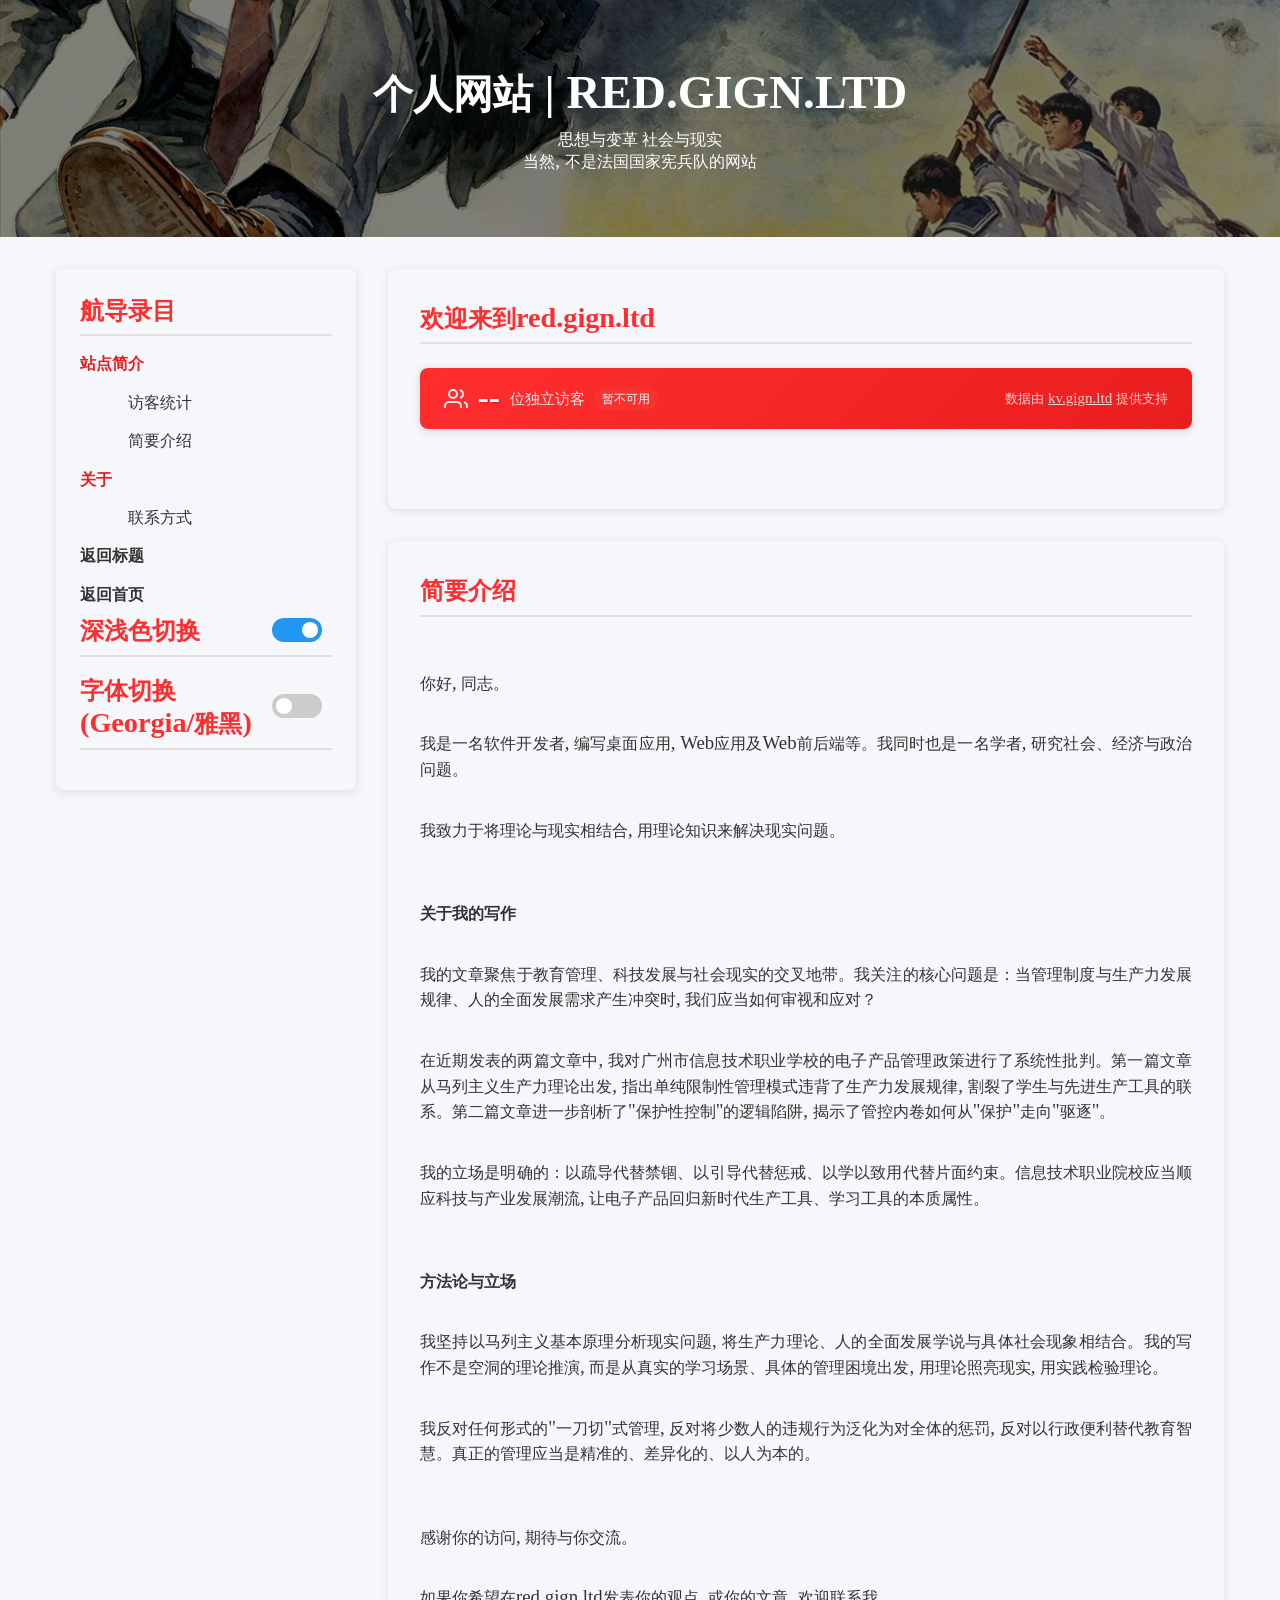
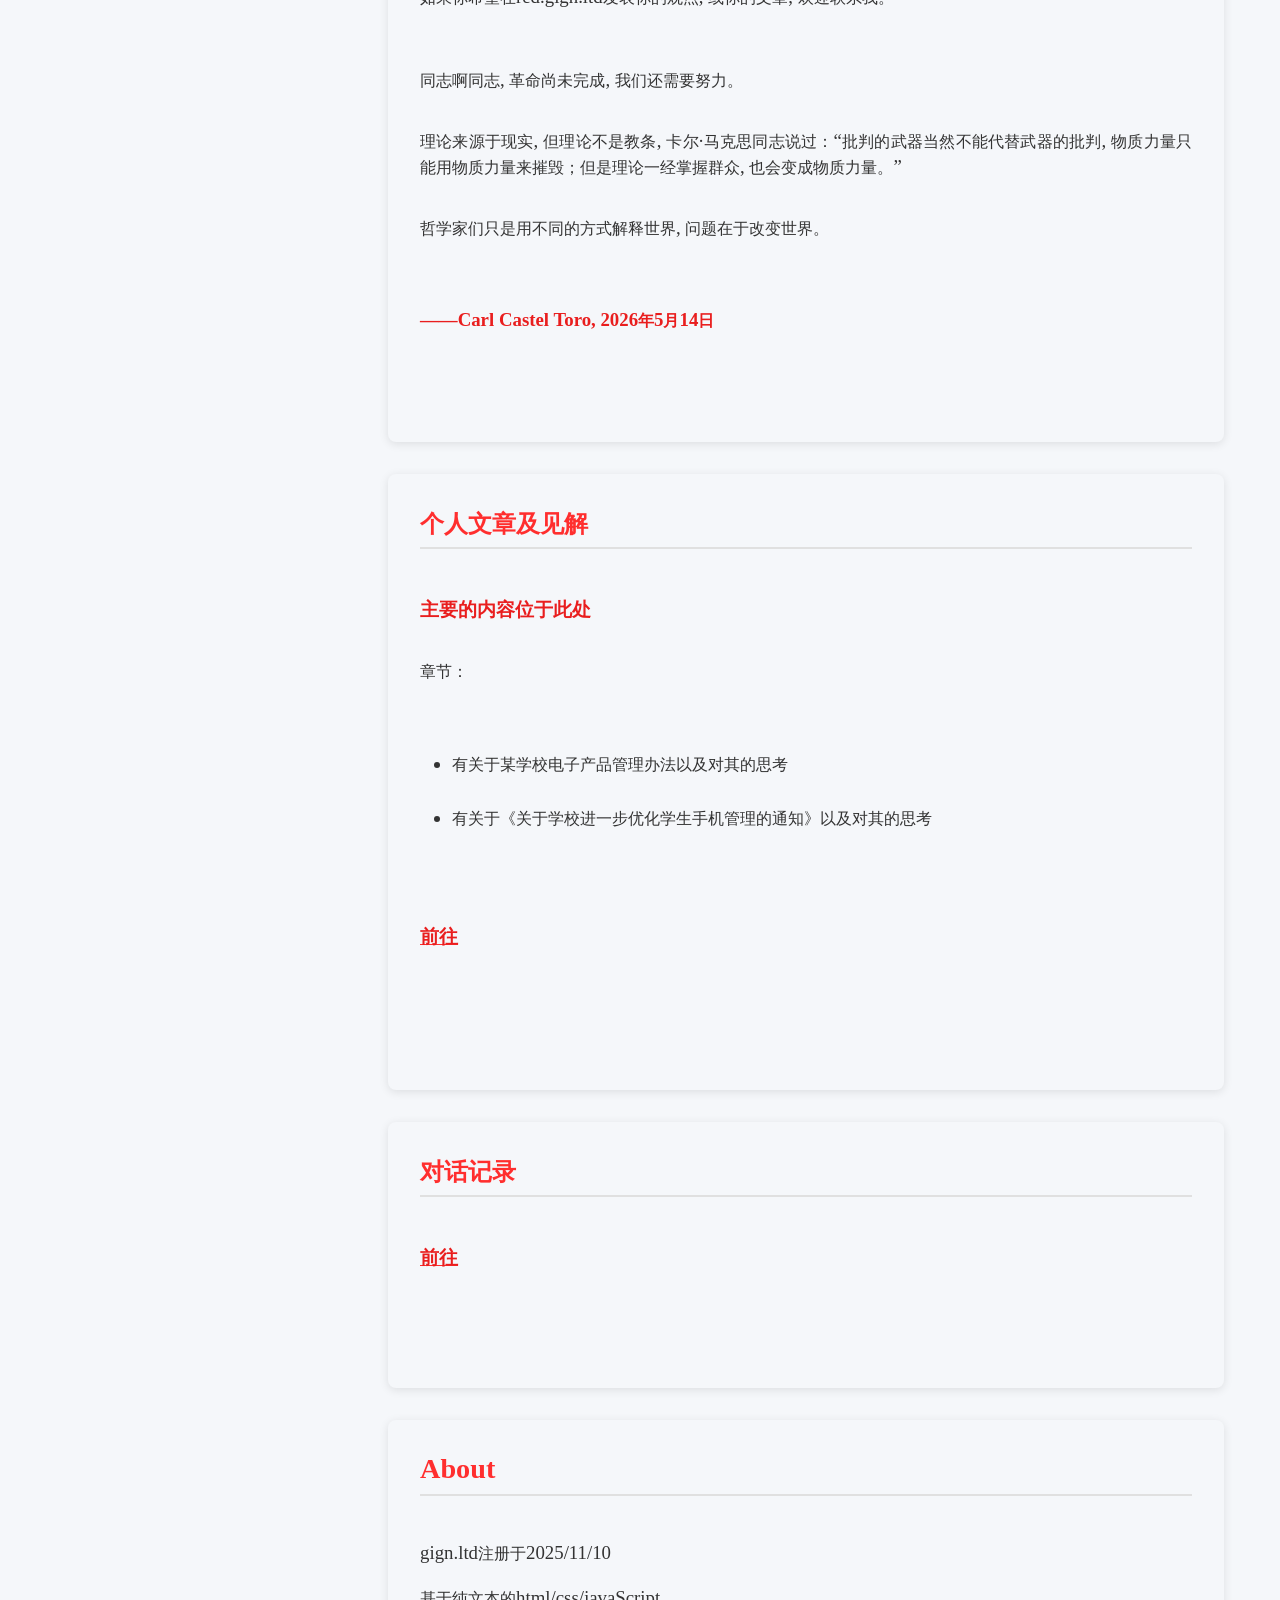
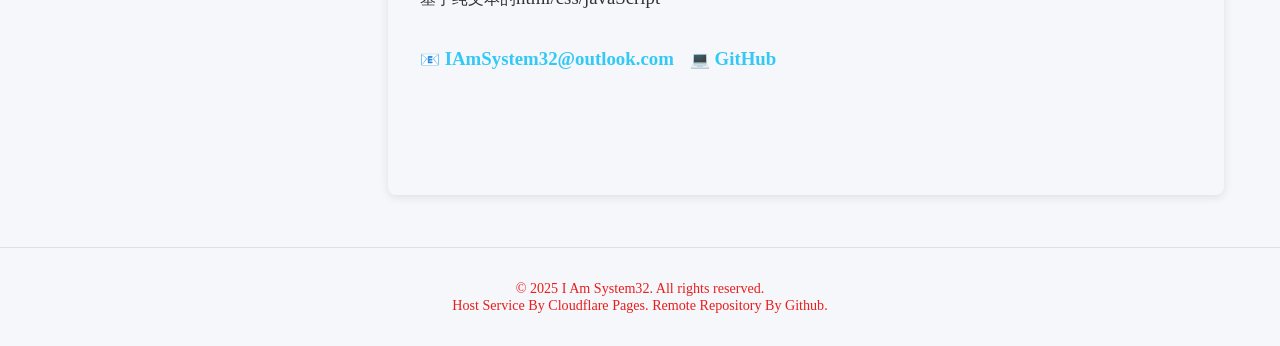
<file: index.html>
<!DOCTYPE html>
<html lang="zh-CN">

<head>
    <meta charset="UTF-8">
    <meta name="viewport" content="width=device-width, initial-scale=1.0">
    <title>个人网站 | 思想与变革的表达 RED.GIGN.LTD</title>
    <link rel="stylesheet" href="/assets/css/style.css?v=1.0.1" id="main-theme">
    <script src="/assets/scripts/dependency.js?v=1.0.1"></script>
    <script src="/assets/scripts/theme_init.js?v=1.0.1"></script>
    <script src="/assets/scripts/script.js?v=1.0.1" defer></script>
    <link rel="icon" type="image/svg+xml" href="/assets/svg/favicon.svg" />
    <link rel="icon" type="image/png" href="/assets/img/favicon/favicon-96x96.png" sizes="96x96" />
    <link rel="shortcut icon" href="/assets/ico/favicon.ico" />
    <link rel="apple-touch-icon" sizes="180x180" href="/assets/img/favicon/apple-touch-icon.png" />
    <link rel="manifest" href="/assets/json/sitefavicon.webmanifest" />
</head>

<body>
    <header>
        <h1 id="_jumptitle">个人网站 | RED.GIGN.LTD</h1>
        <p>思想与变革 社会与现实</p>
        <p>当然, 不是法国国家宪兵队的网站</p>
    </header>
    <div class="container">
        <aside class="sidebar">
            <nav class="toc">
                <h2>航导录目</h2>
                <div>
                    <div class="section-title">站点简介</div>
                    <ul>
                        <li><a href="#welcometogign" onClick="window.location.hash = '#welcometogign';">访客统计</a></li>
                    </ul>
                    <ul>
                        <li><a href="#about" onClick="window.location.hash = '#about';">简要介绍</a></li>
                    </ul>
                </div>
                <div>
                    <div class="section-title">关于</div>
                    <ul>
                        <li><a href="#contact" onClick="window.location.hash = '#contact';">联系方式</a></li>
                    </ul>
                </div>
                <div class="section-title"><a href="#_jumptitle"
                        onClick="window.location.hash = '#_jumptitle';">返回标题</a></div>
                <div class="section-title"><a href="/" onClick="window.location.href = '/'">返回首页</a></div>
                <h2 class="toc-heading"> 深浅色切换 <label
                        class="theme-switch"> <input type="checkbox" id="themeToggle"> <span
                            class="slider round"></span> </label> </h2>
                <h2 class="toc-heading"> 字体切换 (Georgia/雅黑)
                    <label class="font-switch"> <input type="checkbox" id="fontToggle"> <span
                            class="slider round"></span> </label>
                </h2>
            </nav>
        </aside>
        <main class="content">
            <section id="welcometogign" class="section">
                <h2>欢迎来到red.gign.ltd</h2>
                <div class="chapter">
                    
                        <div id="visitor-stats-container" class="visitor-stats-banner">
                            <div class="visitor-stats-main">
                                <span class="visitor-stats-icon">
                                    <svg width="24" height="24" viewBox="0 0 24 24" fill="none" stroke="currentColor" stroke-width="2">
                                        <path d="M17 21v-2a4 4 0 0 0-4-4H5a4 4 0 0 0-4 4v2"></path>
                                        <circle cx="9" cy="7" r="4"></circle>
                                        <path d="M23 21v-2a4 4 0 0 0-3-3.87"></path>
                                        <path d="M16 3.13a4 4 0 0 1 0 7.75"></path>
                                    </svg>
                                </span>
                                <span class="visitor-stats-count" id="visitor-count">--</span>
                                <span class="visitor-stats-label">位独立访客</span>
                                <span class="visitor-stats-status" id="visitor-status">加载中...</span>
                            </div>
                            <div class="visitor-stats-meta">
                                数据由 <a href="https://kv.gign.ltd/stats" class="link" target="_blank">kv.gign.ltd</a> 提供支持
                            </div>
                        </div>
                </div>
            </section>
            <section id="about" class="section">
                <h2>简要介绍</h2>
                <div class="chapter">
                    <div class="chapter-content about-content">
                        <p>你好, 同志。</p>
                        <p>我是一名软件开发者, 编写桌面应用, Web应用及Web前后端等。我同时也是一名学者, 研究社会、经济与政治问题。</p>
                        <p>我致力于将理论与现实相结合, 用理论知识来解决现实问题。</p>
                        
                        <p><strong>关于我的写作</strong></p>
                        <p>我的文章聚焦于教育管理、科技发展与社会现实的交叉地带。我关注的核心问题是：当管理制度与生产力发展规律、人的全面发展需求产生冲突时, 我们应当如何审视和应对？</p>
                        <p>在近期发表的两篇文章中, 我对广州市信息技术职业学校的电子产品管理政策进行了系统性批判。第一篇文章从马列主义生产力理论出发, 指出单纯限制性管理模式违背了生产力发展规律, 割裂了学生与先进生产工具的联系。第二篇文章进一步剖析了"保护性控制"的逻辑陷阱, 揭示了管控内卷如何从"保护"走向"驱逐"。</p>
                        <p>我的立场是明确的：以疏导代替禁锢、以引导代替惩戒、以学以致用代替片面约束。信息技术职业院校应当顺应科技与产业发展潮流, 让电子产品回归新时代生产工具、学习工具的本质属性。</p>
                        
                        <p><strong>方法论与立场</strong></p>
                        <p>我坚持以马列主义基本原理分析现实问题, 将生产力理论、人的全面发展学说与具体社会现象相结合。我的写作不是空洞的理论推演, 而是从真实的学习场景、具体的管理困境出发, 用理论照亮现实, 用实践检验理论。</p>
                        <p>我反对任何形式的"一刀切"式管理, 反对将少数人的违规行为泛化为对全体的惩罚, 反对以行政便利替代教育智慧。真正的管理应当是精准的、差异化的、以人为本的。</p>
                        
                        <p>感谢你的访问, 期待与你交流。</p> 
                        <p>如果你希望在red.gign.ltd发表你的观点, 或你的文章, 欢迎联系我。</p>

                        <p>同志啊同志, 革命尚未完成, 我们还需要努力。</p>
                        <p>理论来源于现实, 但理论不是教条, 卡尔·马克思同志说过：“批判的武器当然不能代替武器的批判, 物质力量只能用物质力量来摧毁；但是理论一经掌握群众, 也会变成物质力量。”</p>
                        <p>哲学家们只是用不同的方式解释世界, 问题在于改变世界。</p>

                        <p>——Carl Castel Toro, 2026年5月14日</p>
                        </div>
                </div>
            </section>
            <section id="literary-works" class="section">
                <h2>个人文章及见解</h2>
                <div class="chapter">
                    <div class="chapter-content">
                        <h3>主要的内容位于此处</h3>
                        <p>章节：</p>
                        <ul>
                            <li>有关于某学校电子产品管理办法以及对其的思考</li>
                            <li>有关于《关于学校进一步优化学生手机管理的通知》以及对其的思考</li>
                        </ul>
                        </p> <a href="/articles/">
                            <h3>前往</h3>
                        </a>
                    </div>
                </div>
            </section>
            <section id="tutorial" class="section">
                <h2>对话记录</h2>
                <div class="chapter">
                    <div class="chapter-content"> <a href="/talks/">
                            <h3>前往</h3>
                        </a> </div>
                </div>
            </section>

            <section class="section" id="contact">
                <h2>About</h2>
                <div class="chapter">
                    <div class="chapter-content">
                        <p>gign.ltd注册于2025/11/10</p>
                        <p>基于纯文本的html/css/javaScript</p>
                        <p>📧 <a href="mailto:IAmSystem32@outlook.com" class="link">IAmSystem32@outlook.com</a>　💻 <a href="https://github.com/CarlCastelToro" class="link">GitHub</a></p>
                    
                    </div>
                </div>
            </section>
        </main>
    </div>
    <footer>
        <p>&copy; 2025 I Am System32. All rights reserved.</p>
        <p>Host Service By Cloudflare Pages. Remote Repository By Github.</p>
    </footer>


</body>

</html>
</file>
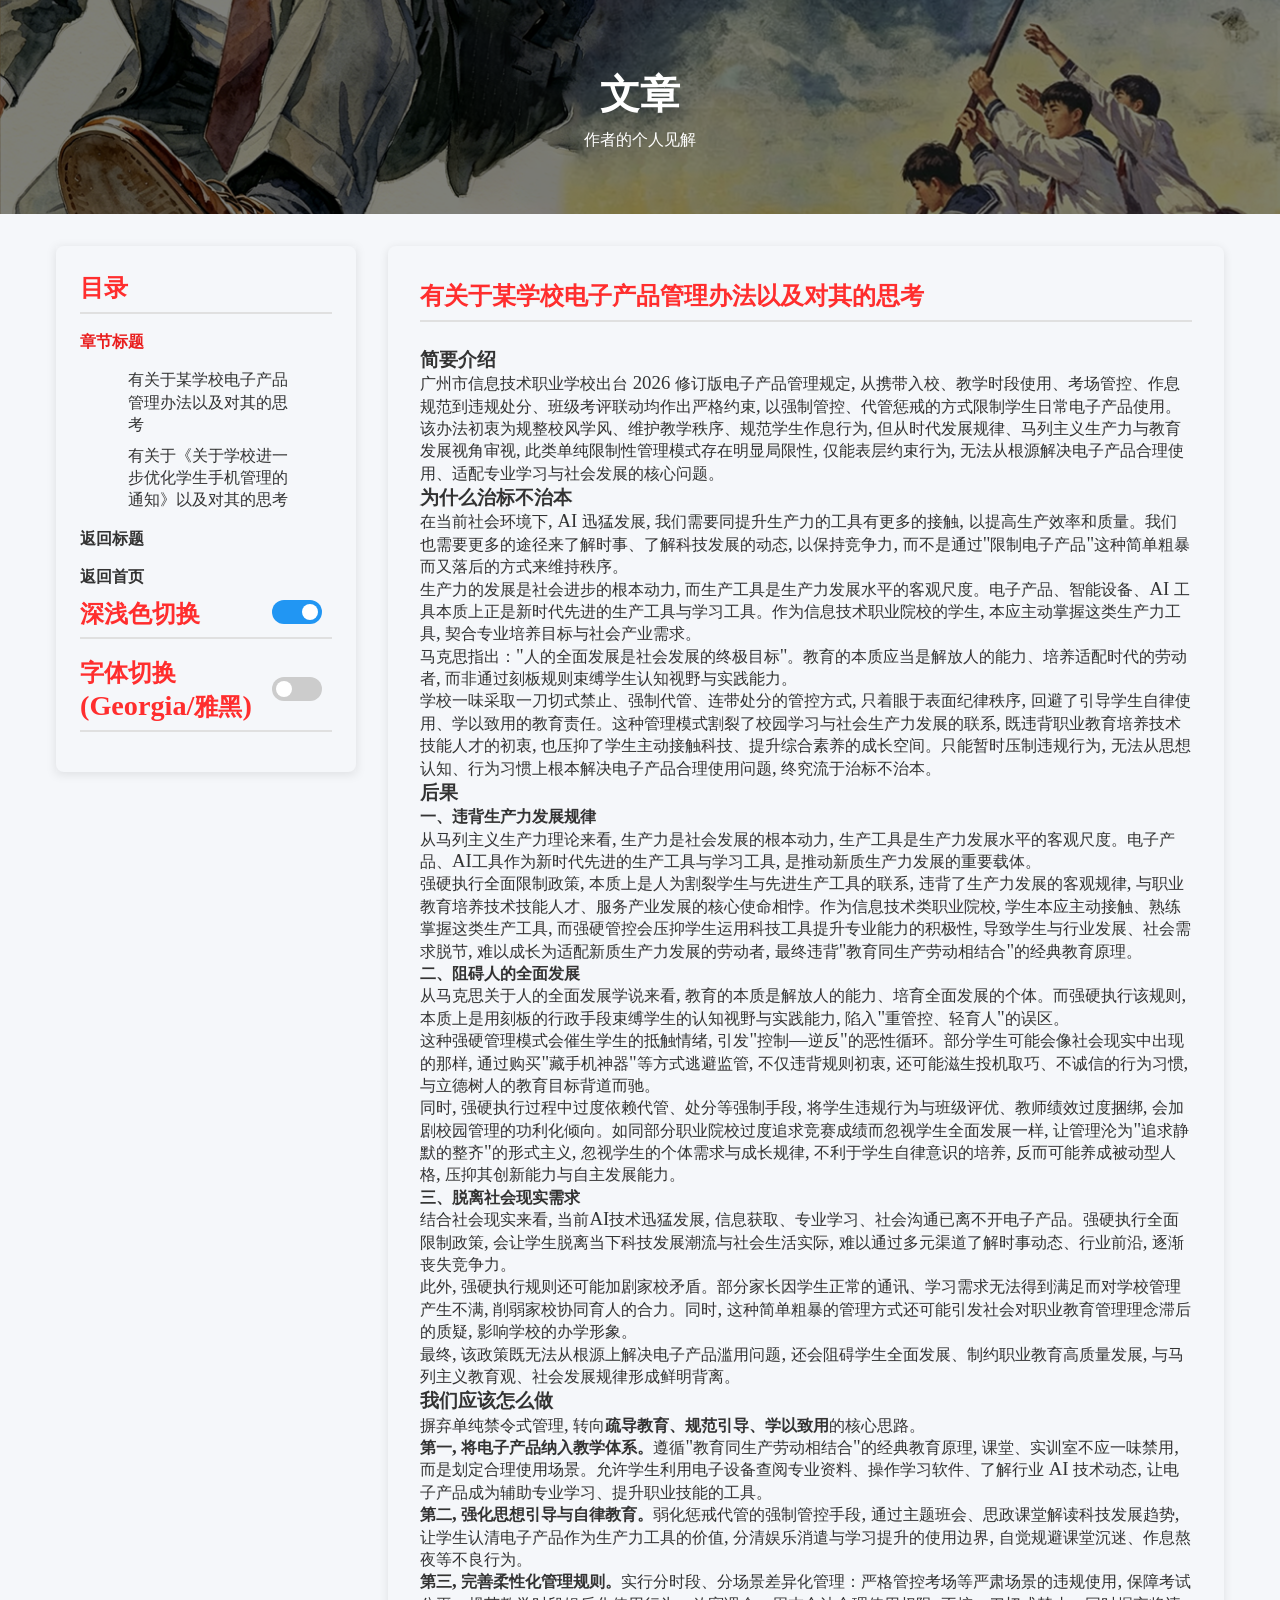
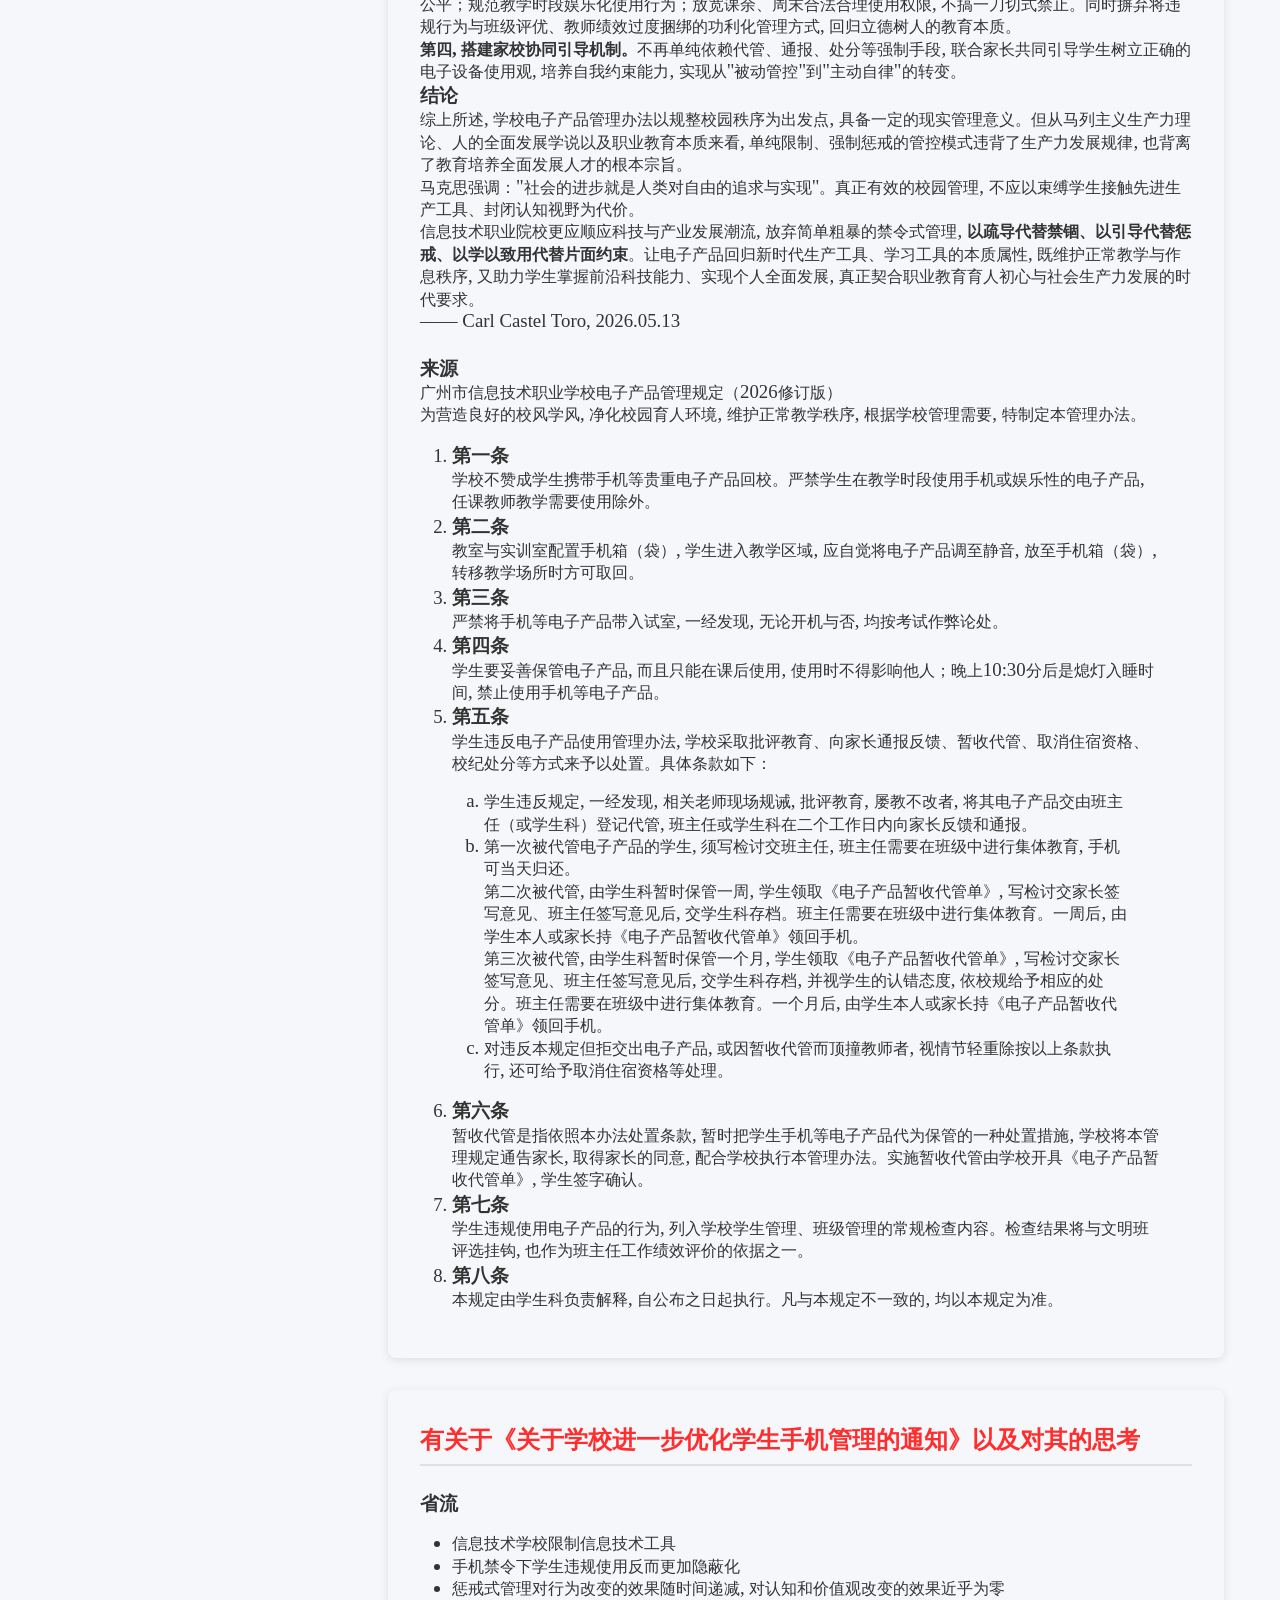
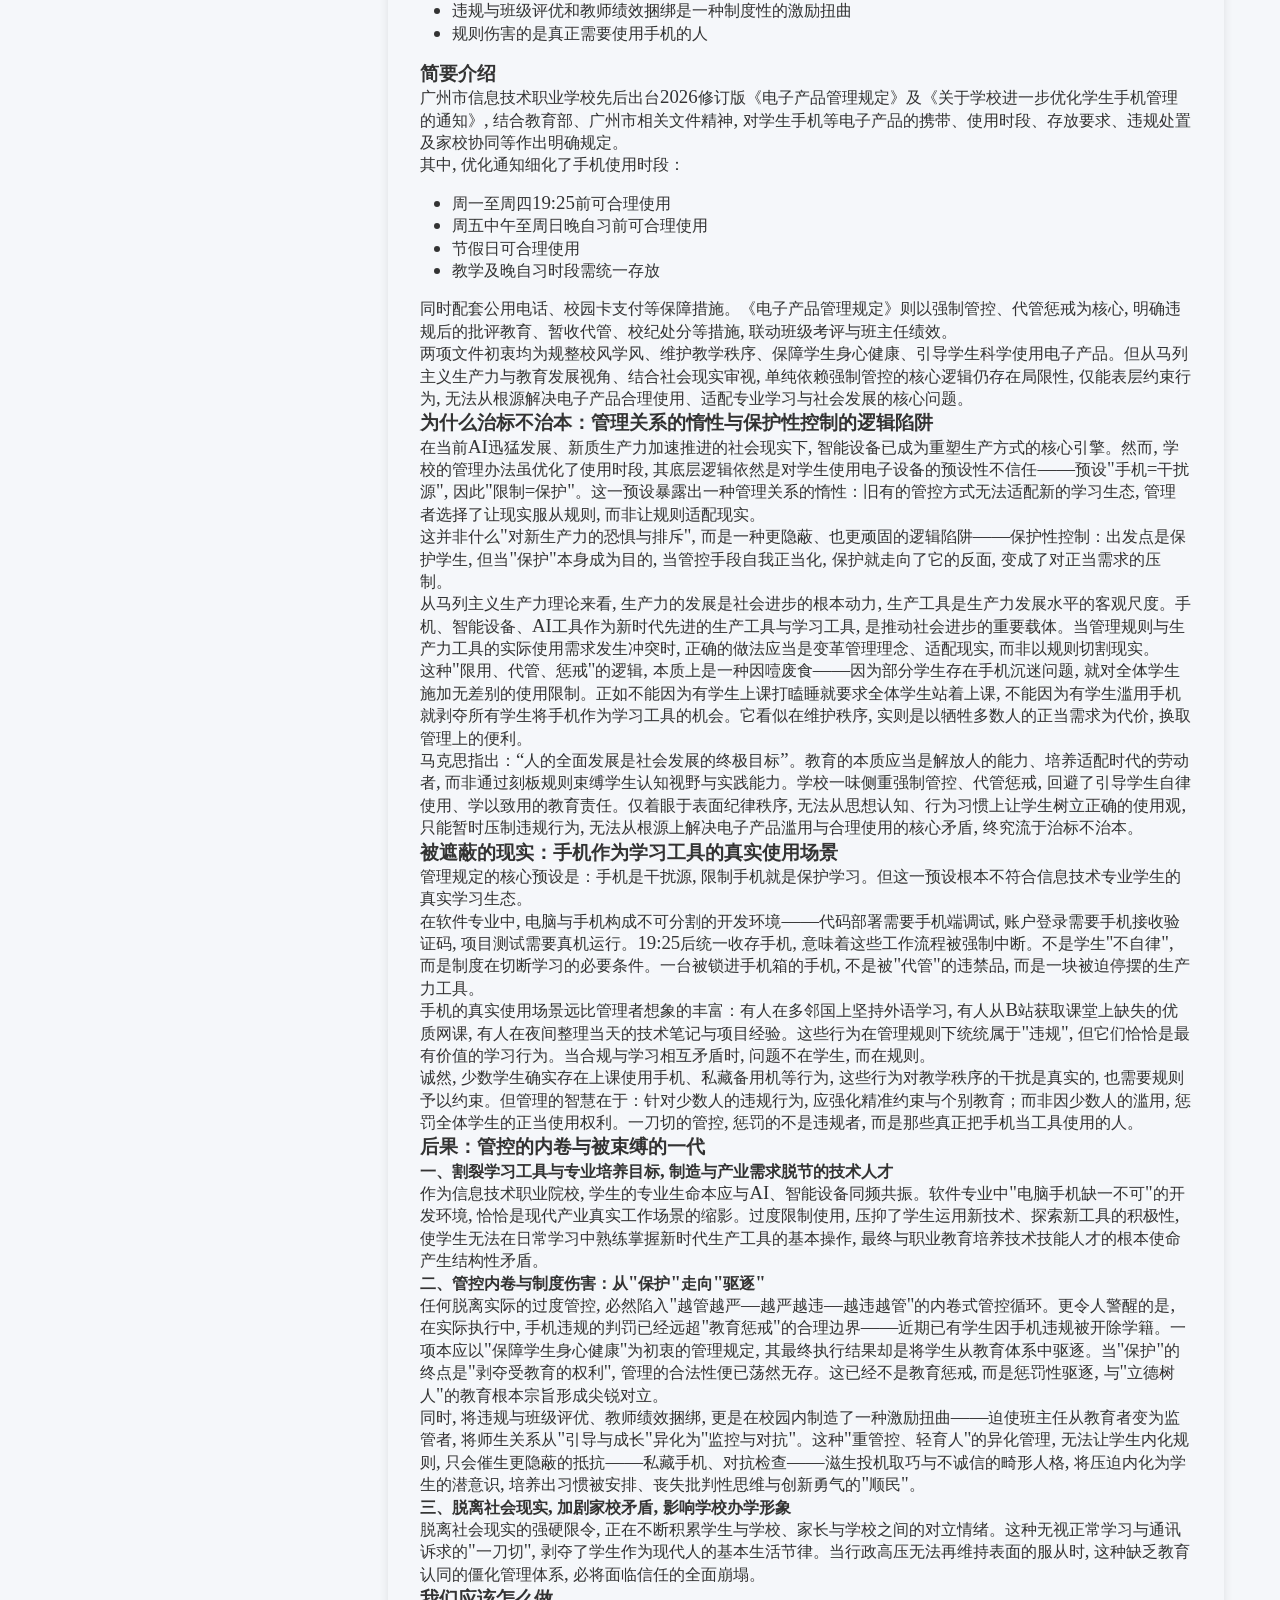
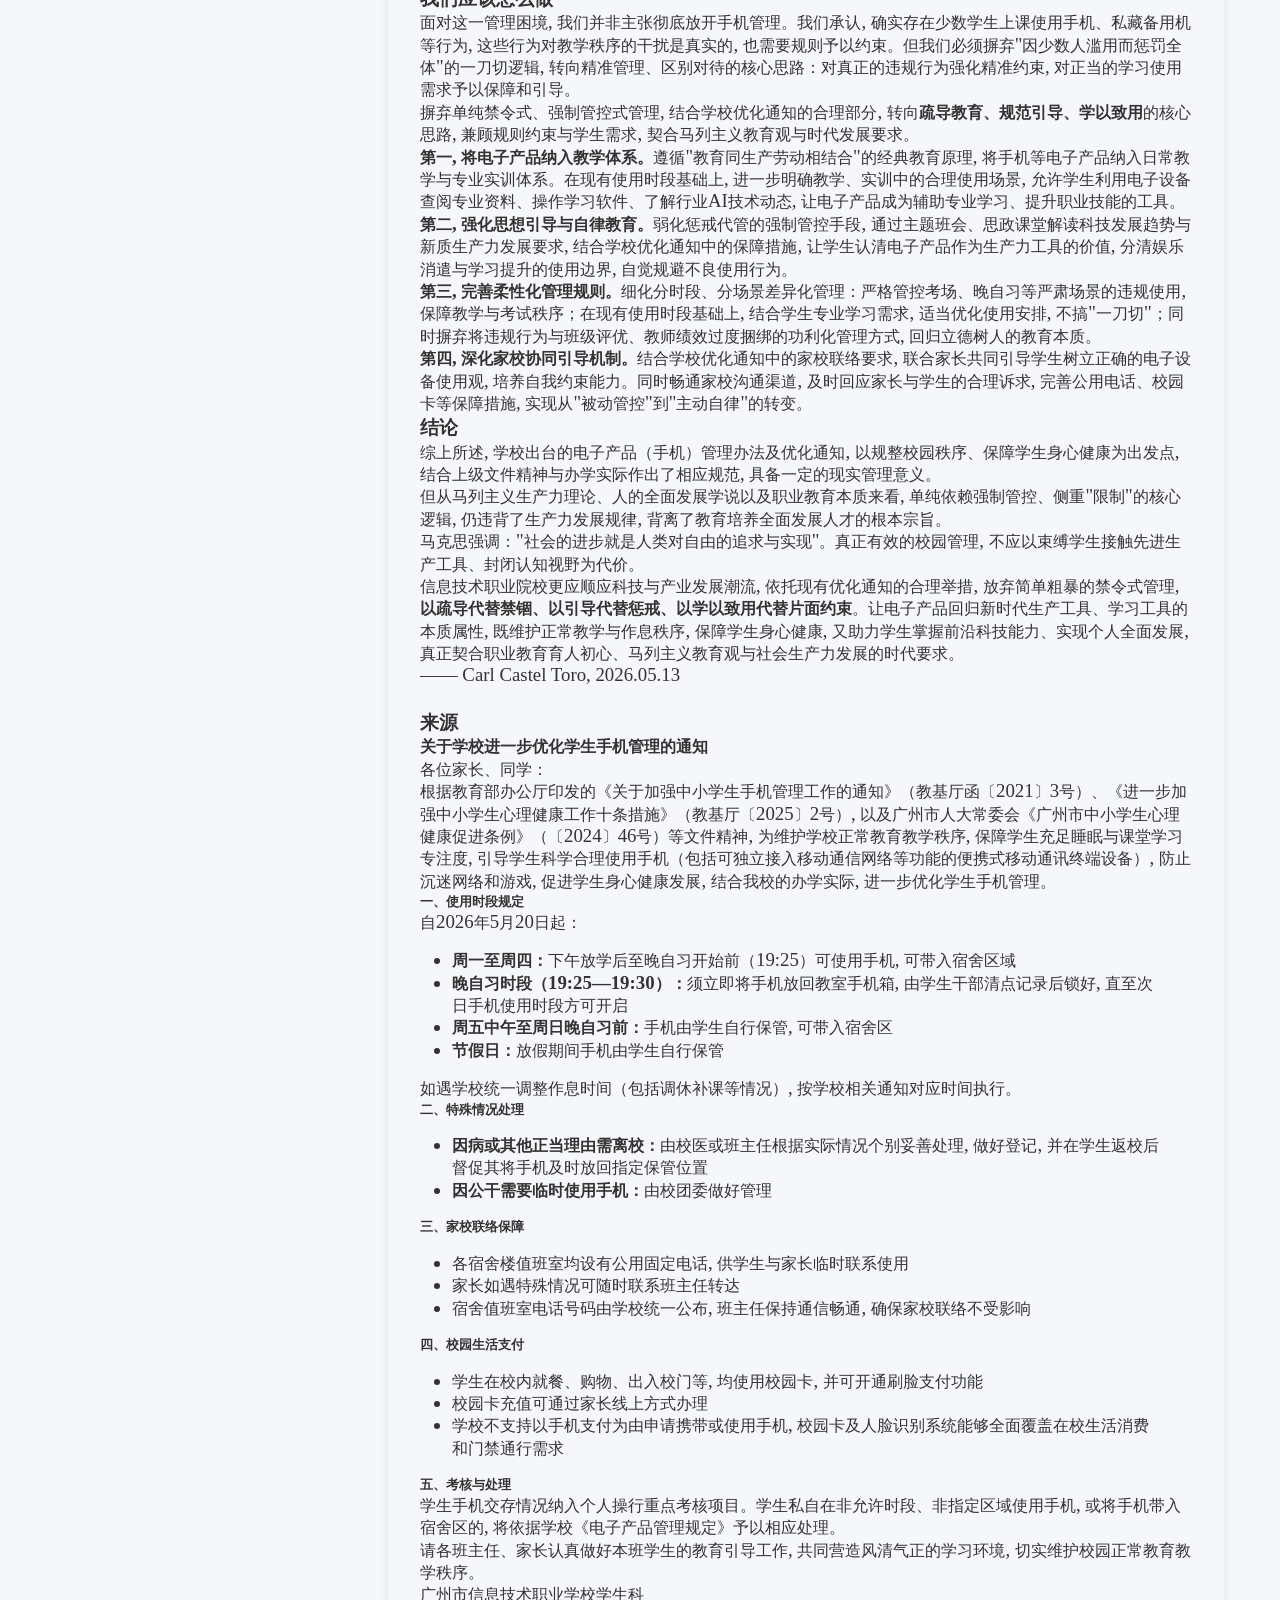
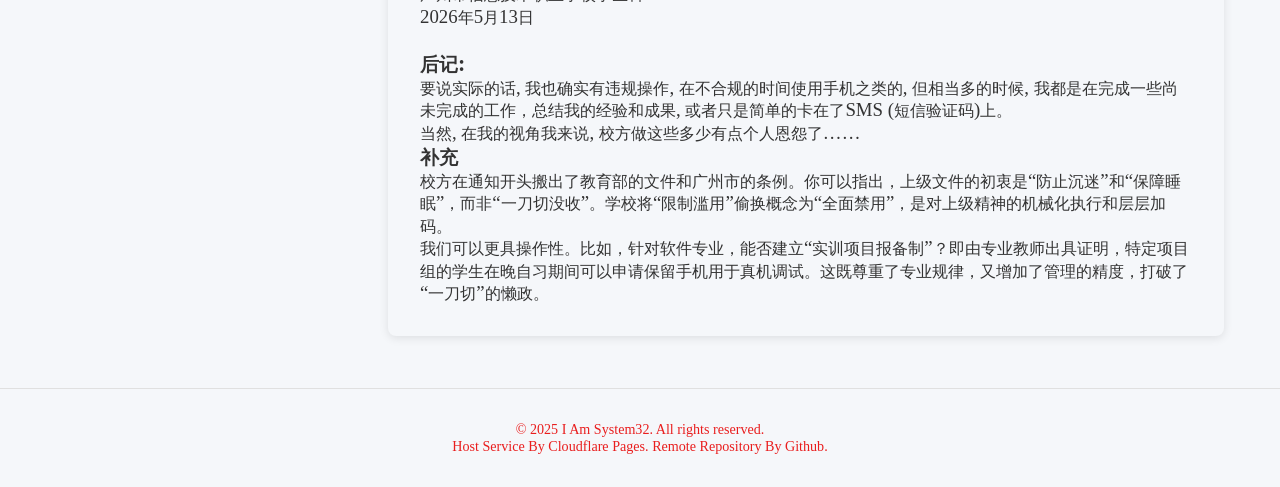
<file: articles/index.html>
<!DOCTYPE html>
<html lang="zh-CN">

<head>
    <meta charset="UTF-8">
    <meta name="viewport" content="width=device-width, initial-scale=1.0">
    <title>文章 | RED.GIGN.LTD</title>
    <link rel="stylesheet" href="/assets/css/style.css" id="main-theme">
    <script src="/assets/scripts/dependency.js"></script>
    <script src="/assets/scripts/theme_init.js"></script>
    <script src="/assets/scripts/script.js" defer></script>
    <link rel="icon" type="image/svg+xml" href="/assets/svg/favicon.svg" />
    <link rel="icon" type="image/png" href="/assets/img/favicon/favicon-96x96.png" sizes="96x96" />
    <link rel="shortcut icon" href="/assets/ico/favicon.ico" />
    <link rel="apple-touch-icon" sizes="180x180" href="/assets/img/favicon/apple-touch-icon.png" />
    <link rel="manifest" href="/assets/json/sitefavicon.webmanifest" />
</head>

<body>
    <header>
        <h1 id="_jumptitle">文章</h1>
        <p>作者的个人见解</p>
    </header>
    <div class="container">
        <aside class="sidebar">
    <nav class="toc">
        <h2>目录</h2>
        <div>
            <div class="section-title">章节标题</div>
            <ul>
                <li><a href="#article1">有关于某学校电子产品管理办法以及对其的思考</a></li>
                <li><a href="#article2">有关于《关于学校进一步优化学生手机管理的通知》以及对其的思考</a></li>
            </ul>
        </div>
        <div class="section-title">
            <a href="#_jumptitle">返回标题</a>
        </div>
        <div class="section-title">
            <a href="/">返回首页</a>
        </div>
        <h2 class="toc-heading">
            深浅色切换
            <label class="theme-switch">
                <input type="checkbox" id="themeToggle">
                <span class="slider round"></span>
            </label>
        </h2>
        <h2 class="toc-heading">
            字体切换 (Georgia/雅黑)
            <label class="font-switch">
                <input type="checkbox" id="fontToggle">
                <span class="slider round"></span>
            </label>
        </h2>
    </nav>
</aside>
        <main class="content">
            <section class="section" id="article1">
                <h2>有关于某学校电子产品管理办法以及对其的思考</h2>
                <h3>简要介绍</h3>
                <p>广州市信息技术职业学校出台 2026 修订版电子产品管理规定, 从携带入校、教学时段使用、考场管控、作息规范到违规处分、班级考评联动均作出严格约束, 以强制管控、代管惩戒的方式限制学生日常电子产品使用。
                </p>
                <p>该办法初衷为规整校风学风、维护教学秩序、规范学生作息行为, 但从时代发展规律、马列主义生产力与教育发展视角审视, 此类单纯限制性管理模式存在明显局限性, 仅能表层约束行为,
                    无法从根源解决电子产品合理使用、适配专业学习与社会发展的核心问题。</p>

                <h3>为什么治标不治本</h3>
                <p>在当前社会环境下, AI 迅猛发展, 我们需要同提升生产力的工具有更多的接触, 以提高生产效率和质量。我们也需要更多的途径来了解时事、了解科技发展的动态, 以保持竞争力,
                    而不是通过"限制电子产品"这种简单粗暴而又落后的方式来维持秩序。</p>
                <p>生产力的发展是社会进步的根本动力, 而生产工具是生产力发展水平的客观尺度。电子产品、智能设备、AI 工具本质上正是新时代先进的生产工具与学习工具。作为信息技术职业院校的学生,
                    本应主动掌握这类生产力工具, 契合专业培养目标与社会产业需求。</p>
                <p>马克思指出："人的全面发展是社会发展的终极目标"。教育的本质应当是解放人的能力、培养适配时代的劳动者, 而非通过刻板规则束缚学生认知视野与实践能力。</p>
                <p>学校一味采取一刀切式禁止、强制代管、连带处分的管控方式, 只着眼于表面纪律秩序, 回避了引导学生自律使用、学以致用的教育责任。这种管理模式割裂了校园学习与社会生产力发展的联系,
                    既违背职业教育培养技术技能人才的初衷, 也压抑了学生主动接触科技、提升综合素养的成长空间。只能暂时压制违规行为, 无法从思想认知、行为习惯上根本解决电子产品合理使用问题, 终究流于治标不治本。</p>

                <h3>后果</h3>

                <h4>一、违背生产力发展规律</h4>
                <p>从马列主义生产力理论来看, 生产力是社会发展的根本动力, 生产工具是生产力发展水平的客观尺度。电子产品、AI工具作为新时代先进的生产工具与学习工具, 是推动新质生产力发展的重要载体。</p>
                <p>强硬执行全面限制政策, 本质上是人为割裂学生与先进生产工具的联系, 违背了生产力发展的客观规律, 与职业教育培养技术技能人才、服务产业发展的核心使命相悖。作为信息技术类职业院校,
                    学生本应主动接触、熟练掌握这类生产工具, 而强硬管控会压抑学生运用科技工具提升专业能力的积极性, 导致学生与行业发展、社会需求脱节, 难以成长为适配新质生产力发展的劳动者,
                    最终违背"教育同生产劳动相结合"的经典教育原理。</p>

                <h4>二、阻碍人的全面发展</h4>
                <p>从马克思关于人的全面发展学说来看, 教育的本质是解放人的能力、培育全面发展的个体。而强硬执行该规则, 本质上是用刻板的行政手段束缚学生的认知视野与实践能力, 陷入"重管控、轻育人"的误区。</p>
                <p>这种强硬管理模式会催生学生的抵触情绪, 引发"控制—逆反"的恶性循环。部分学生可能会像社会现实中出现的那样, 通过购买"藏手机神器"等方式逃避监管, 不仅违背规则初衷,
                    还可能滋生投机取巧、不诚信的行为习惯, 与立德树人的教育目标背道而驰。</p>
                <p>同时, 强硬执行过程中过度依赖代管、处分等强制手段, 将学生违规行为与班级评优、教师绩效过度捆绑, 会加剧校园管理的功利化倾向。如同部分职业院校过度追求竞赛成绩而忽视学生全面发展一样,
                    让管理沦为"追求静默的整齐"的形式主义, 忽视学生的个体需求与成长规律, 不利于学生自律意识的培养, 反而可能养成被动型人格, 压抑其创新能力与自主发展能力。</p>

                <h4>三、脱离社会现实需求</h4>
                <p>结合社会现实来看, 当前AI技术迅猛发展, 信息获取、专业学习、社会沟通已离不开电子产品。强硬执行全面限制政策, 会让学生脱离当下科技发展潮流与社会生活实际, 难以通过多元渠道了解时事动态、行业前沿,
                    逐渐丧失竞争力。</p>
                <p>此外, 强硬执行规则还可能加剧家校矛盾。部分家长因学生正常的通讯、学习需求无法得到满足而对学校管理产生不满, 削弱家校协同育人的合力。同时,
                    这种简单粗暴的管理方式还可能引发社会对职业教育管理理念滞后的质疑, 影响学校的办学形象。</p>
                <p>最终, 该政策既无法从根源上解决电子产品滥用问题, 还会阻碍学生全面发展、制约职业教育高质量发展, 与马列主义教育观、社会发展规律形成鲜明背离。</p>

                <h3>我们应该怎么做</h3>
                <p>摒弃单纯禁令式管理, 转向<strong>疏导教育、规范引导、学以致用</strong>的核心思路。</p>

                <p><strong>第一, 将电子产品纳入教学体系。</strong>遵循"教育同生产劳动相结合"的经典教育原理, 课堂、实训室不应一味禁用,
                    而是划定合理使用场景。允许学生利用电子设备查阅专业资料、操作学习软件、了解行业 AI 技术动态, 让电子产品成为辅助专业学习、提升职业技能的工具。</p>

                <p><strong>第二, 强化思想引导与自律教育。</strong>弱化惩戒代管的强制管控手段, 通过主题班会、思政课堂解读科技发展趋势, 让学生认清电子产品作为生产力工具的价值,
                    分清娱乐消遣与学习提升的使用边界, 自觉规避课堂沉迷、作息熬夜等不良行为。</p>

                <p><strong>第三, 完善柔性化管理规则。</strong>实行分时段、分场景差异化管理：严格管控考场等严肃场景的违规使用, 保障考试公平；规范教学时段娱乐化使用行为；放宽课余、周末合法合理使用权限,
                    不搞一刀切式禁止。同时摒弃将违规行为与班级评优、教师绩效过度捆绑的功利化管理方式, 回归立德树人的教育本质。</p>

                <p><strong>第四, 搭建家校协同引导机制。</strong>不再单纯依赖代管、通报、处分等强制手段, 联合家长共同引导学生树立正确的电子设备使用观, 培养自我约束能力,
                    实现从"被动管控"到"主动自律"的转变。</p>

                <h3>结论</h3>
                <p>综上所述, 学校电子产品管理办法以规整校园秩序为出发点, 具备一定的现实管理意义。但从马列主义生产力理论、人的全面发展学说以及职业教育本质来看, 单纯限制、强制惩戒的管控模式违背了生产力发展规律,
                    也背离了教育培养全面发展人才的根本宗旨。</p>
                <p>马克思强调："社会的进步就是人类对自由的追求与实现"。真正有效的校园管理, 不应以束缚学生接触先进生产工具、封闭认知视野为代价。</p>
                <p>信息技术职业院校更应顺应科技与产业发展潮流, 放弃简单粗暴的禁令式管理,
                    <strong>以疏导代替禁锢、以引导代替惩戒、以学以致用代替片面约束</strong>。让电子产品回归新时代生产工具、学习工具的本质属性, 既维护正常教学与作息秩序,
                    又助力学生掌握前沿科技能力、实现个人全面发展, 真正契合职业教育育人初心与社会生产力发展的时代要求。
                </p>

                <p class="author-signature">—— Carl Castel Toro, 2026.05.13</p>
                <br>
                <div class="source-box">
                    <h3>来源</h3>
                    <p class="source-title">广州市信息技术职业学校电子产品管理规定（2026修订版）</p>
                </div>
                <div class="regulation-preamble">
                    <p>为营造良好的校风学风, 净化校园育人环境, 维护正常教学秩序, 根据学校管理需要, 特制定本管理办法。</p>
                </div>
                <ol class="regulation-list">
    <li>
        <h3 class="article-title">第一条</h3>
        <p>学校不赞成学生携带手机等贵重电子产品回校。严禁学生在教学时段使用手机或娱乐性的电子产品, 任课教师教学需要使用除外。</p>
    </li>
    <li>
        <h3 class="article-title">第二条</h3>
        <p>教室与实训室配置手机箱（袋）, 学生进入教学区域, 应自觉将电子产品调至静音, 放至手机箱（袋）, 转移教学场所时方可取回。</p>
    </li>
    <li>
        <h3 class="article-title">第三条</h3>
        <p>严禁将手机等电子产品带入试室, 一经发现, 无论开机与否, 均按考试作弊论处。</p>
    </li>
    <li>
        <h3 class="article-title">第四条</h3>
        <p>学生要妥善保管电子产品, 而且只能在课后使用, 使用时不得影响他人；晚上10:30分后是熄灯入睡时间, 禁止使用手机等电子产品。</p>
    </li>
    <li>
        <h3 class="article-title">第五条</h3>
        <p>学生违反电子产品使用管理办法, 学校采取批评教育、向家长通报反馈、暂收代管、取消住宿资格、校纪处分等方式来予以处置。具体条款如下：</p>
        <ol class="sub-list" type="a">
            <li>学生违反规定, 一经发现, 相关老师现场规诫, 批评教育, 屡教不改者, 将其电子产品交由班主任（或学生科）登记代管, 班主任或学生科在二个工作日内向家长反馈和通报。</li>
            <li>
                <p>第一次被代管电子产品的学生, 须写检讨交班主任, 班主任需要在班级中进行集体教育, 手机可当天归还。</p>
                <p>第二次被代管, 由学生科暂时保管一周, 学生领取《电子产品暂收代管单》, 写检讨交家长签写意见、班主任签写意见后, 交学生科存档。班主任需要在班级中进行集体教育。一周后,
                    由学生本人或家长持《电子产品暂收代管单》领回手机。
                </p>
                <p>第三次被代管, 由学生科暂时保管一个月, 学生领取《电子产品暂收代管单》, 写检讨交家长签写意见、班主任签写意见后, 交学生科存档, 并视学生的认错态度,
                    依校规给予相应的处分。班主任需要在班级中进行集体教育。一个月后, 由学生本人或家长持《电子产品暂收代管单》领回手机。
                </p>
            </li>
            <li>对违反本规定但拒交出电子产品, 或因暂收代管而顶撞教师者, 视情节轻重除按以上条款执行, 还可给予取消住宿资格等处理。</li>
        </ol>
    </li>
    <li>
        <h3 class="article-title">第六条</h3>
        <p>暂收代管是指依照本办法处置条款, 暂时把学生手机等电子产品代为保管的一种处置措施, 学校将本管理规定通告家长, 取得家长的同意,
            配合学校执行本管理办法。实施暂收代管由学校开具《电子产品暂收代管单》, 学生签字确认。
        </p>
    </li>
    <li>
        <h3 class="article-title">第七条</h3>
        <p>学生违规使用电子产品的行为, 列入学校学生管理、班级管理的常规检查内容。检查结果将与文明班评选挂钩, 也作为班主任工作绩效评价的依据之一。</p>
    </li>
    <li>
        <h3 class="article-title">第八条</h3>
        <p>本规定由学生科负责解释, 自公布之日起执行。凡与本规定不一致的, 均以本规定为准。</p>
    </li>
</ol>
            </section>
            <section class="section" id="article2">
                <h2>有关于《关于学校进一步优化学生手机管理的通知》以及对其的思考</h2>

                <h3>省流</h3>

                <ul>
                    <li>信息技术学校限制信息技术工具</li>
                    <li>手机禁令下学生违规使用反而更加隐蔽化</li>
                    <li>惩戒式管理对行为改变的效果随时间递减, 对认知和价值观改变的效果近乎为零</li>
                    <li>违规与班级评优和教师绩效捆绑是一种制度性的激励扭曲</li>
                    <li>规则伤害的是真正需要使用手机的人</li>
                </ul>

                <h3>简要介绍</h3>
                <p>广州市信息技术职业学校先后出台2026修订版《电子产品管理规定》及《关于学校进一步优化学生手机管理的通知》, 结合教育部、广州市相关文件精神,
                    对学生手机等电子产品的携带、使用时段、存放要求、违规处置及家校协同等作出明确规定。</p>

                <p>其中, 优化通知细化了手机使用时段：</p>
                <ul>
                    <li>周一至周四19:25前可合理使用</li>
                    <li>周五中午至周日晚自习前可合理使用</li>
                    <li>节假日可合理使用</li>
                    <li>教学及晚自习时段需统一存放</li>
                </ul>

                <p>同时配套公用电话、校园卡支付等保障措施。《电子产品管理规定》则以强制管控、代管惩戒为核心, 明确违规后的批评教育、暂收代管、校纪处分等措施, 联动班级考评与班主任绩效。</p>

                <p>两项文件初衷均为规整校风学风、维护教学秩序、保障学生身心健康、引导学生科学使用电子产品。但从马列主义生产力与教育发展视角、结合社会现实审视, 单纯依赖强制管控的核心逻辑仍存在局限性, 仅能表层约束行为,
                    无法从根源解决电子产品合理使用、适配专业学习与社会发展的核心问题。</p>

                <h3>为什么治标不治本：管理关系的惰性与保护性控制的逻辑陷阱</h3>
                <p>在当前AI迅猛发展、新质生产力加速推进的社会现实下, 智能设备已成为重塑生产方式的核心引擎。然而, 学校的管理办法虽优化了使用时段, 其底层逻辑依然是对学生使用电子设备的预设性不信任——预设"手机=干扰源", 因此"限制=保护"。这一预设暴露出一种管理关系的惰性：旧有的管控方式无法适配新的学习生态, 管理者选择了让现实服从规则, 而非让规则适配现实。
                </p>
                <p>这并非什么"对新生产力的恐惧与排斥", 而是一种更隐蔽、也更顽固的逻辑陷阱——保护性控制：出发点是保护学生, 但当"保护"本身成为目的, 当管控手段自我正当化, 保护就走向了它的反面, 变成了对正当需求的压制。
                </p>
                <p>从马列主义生产力理论来看, 生产力的发展是社会进步的根本动力, 生产工具是生产力发展水平的客观尺度。手机、智能设备、AI工具作为新时代先进的生产工具与学习工具, 是推动社会进步的重要载体。当管理规则与生产力工具的实际使用需求发生冲突时, 正确的做法应当是变革管理理念、适配现实, 而非以规则切割现实。
                </p>
                <p>这种"限用、代管、惩戒"的逻辑, 本质上是一种因噎废食——因为部分学生存在手机沉迷问题, 就对全体学生施加无差别的使用限制。正如不能因为有学生上课打瞌睡就要求全体学生站着上课, 不能因为有学生滥用手机就剥夺所有学生将手机作为学习工具的机会。它看似在维护秩序, 实则是以牺牲多数人的正当需求为代价, 换取管理上的便利。
                </p>
                <p>马克思指出：“人的全面发展是社会发展的终极目标”。教育的本质应当是解放人的能力、培养适配时代的劳动者, 而非通过刻板规则束缚学生认知视野与实践能力。学校一味侧重强制管控、代管惩戒, 回避了引导学生自律使用、学以致用的教育责任。仅着眼于表面纪律秩序, 无法从思想认知、行为习惯上让学生树立正确的使用观, 只能暂时压制违规行为, 无法从根源上解决电子产品滥用与合理使用的核心矛盾, 终究流于治标不治本。
                </p>

                <h3>被遮蔽的现实：手机作为学习工具的真实使用场景</h3>
                <p>管理规定的核心预设是：手机是干扰源, 限制手机就是保护学习。但这一预设根本不符合信息技术专业学生的真实学习生态。</p>


                <p>在软件专业中, 电脑与手机构成不可分割的开发环境——代码部署需要手机端调试, 账户登录需要手机接收验证码, 项目测试需要真机运行。19:25后统一收存手机, 意味着这些工作流程被强制中断。不是学生"不自律", 而是制度在切断学习的必要条件。一台被锁进手机箱的手机, 不是被"代管"的违禁品, 而是一块被迫停摆的生产力工具。
                </p>

                <p>手机的真实使用场景远比管理者想象的丰富：有人在多邻国上坚持外语学习, 有人从B站获取课堂上缺失的优质网课, 有人在夜间整理当天的技术笔记与项目经验。这些行为在管理规则下统统属于"违规", 但它们恰恰是最有价值的学习行为。当合规与学习相互矛盾时, 问题不在学生, 而在规则。
                </p>

                <p>诚然, 少数学生确实存在上课使用手机、私藏备用机等行为, 这些行为对教学秩序的干扰是真实的, 也需要规则予以约束。但管理的智慧在于：针对少数人的违规行为, 应强化精准约束与个别教育；而非因少数人的滥用, 惩罚全体学生的正当使用权利。一刀切的管控, 惩罚的不是违规者, 而是那些真正把手机当工具使用的人。
                </p>

                <h3>后果：管控的内卷与被束缚的一代</h3>

                <h4>一、割裂学习工具与专业培养目标, 制造与产业需求脱节的技术人才</h4>
                <p>作为信息技术职业院校, 学生的专业生命本应与AI、智能设备同频共振。软件专业中"电脑手机缺一不可"的开发环境, 恰恰是现代产业真实工作场景的缩影。过度限制使用, 压抑了学生运用新技术、探索新工具的积极性, 使学生无法在日常学习中熟练掌握新时代生产工具的基本操作, 最终与职业教育培养技术技能人才的根本使命产生结构性矛盾。
                </p>





                <h4>二、管控内卷与制度伤害：从"保护"走向"驱逐"</h4>
                <p>任何脱离实际的过度管控, 必然陷入"越管越严—越严越违—越违越管"的内卷式管控循环。更令人警醒的是, 在实际执行中, 手机违规的判罚已经远超"教育惩戒"的合理边界——近期已有学生因手机违规被开除学籍。一项本应以"保障学生身心健康"为初衷的管理规定, 其最终执行结果却是将学生从教育体系中驱逐。当"保护"的终点是"剥夺受教育的权利", 管理的合法性便已荡然无存。这已经不是教育惩戒, 而是惩罚性驱逐, 与"立德树人"的教育根本宗旨形成尖锐对立。
                </p>
                <p>同时, 将违规与班级评优、教师绩效捆绑, 更是在校园内制造了一种激励扭曲——迫使班主任从教育者变为监管者, 将师生关系从"引导与成长"异化为"监控与对抗"。这种"重管控、轻育人"的异化管理, 无法让学生内化规则, 只会催生更隐蔽的抵抗——私藏手机、对抗检查——滋生投机取巧与不诚信的畸形人格, 将压迫内化为学生的潜意识, 培养出习惯被安排、丧失批判性思维与创新勇气的"顺民"。
                </p>
                <h4>三、脱离社会现实, 加剧家校矛盾, 影响学校办学形象</h4>
                <p>脱离社会现实的强硬限令, 正在不断积累学生与学校、家长与学校之间的对立情绪。这种无视正常学习与通讯诉求的"一刀切", 剥夺了学生作为现代人的基本生活节律。当行政高压无法再维持表面的服从时, 这种缺乏教育认同的僵化管理体系, 必将面临信任的全面崩塌。
                </p>

                <h3>我们应该怎么做</h3>
                <p>面对这一管理困境, 我们并非主张彻底放开手机管理。我们承认, 确实存在少数学生上课使用手机、私藏备用机等行为, 这些行为对教学秩序的干扰是真实的, 也需要规则予以约束。但我们必须摒弃"因少数人滥用而惩罚全体"的一刀切逻辑, 转向精准管理、区别对待的核心思路：对真正的违规行为强化精准约束, 对正当的学习使用需求予以保障和引导。
                </p>
                <p>摒弃单纯禁令式、强制管控式管理, 结合学校优化通知的合理部分, 转向<strong>疏导教育、规范引导、学以致用</strong>的核心思路, 兼顾规则约束与学生需求,
                    契合马列主义教育观与时代发展要求。</p>

                <p><strong>第一, 将电子产品纳入教学体系。</strong>遵循"教育同生产劳动相结合"的经典教育原理, 将手机等电子产品纳入日常教学与专业实训体系。在现有使用时段基础上,
                    进一步明确教学、实训中的合理使用场景, 允许学生利用电子设备查阅专业资料、操作学习软件、了解行业AI技术动态, 让电子产品成为辅助专业学习、提升职业技能的工具。</p>

                <p><strong>第二, 强化思想引导与自律教育。</strong>弱化惩戒代管的强制管控手段, 通过主题班会、思政课堂解读科技发展趋势与新质生产力发展要求, 结合学校优化通知中的保障措施,
                    让学生认清电子产品作为生产力工具的价值, 分清娱乐消遣与学习提升的使用边界, 自觉规避不良使用行为。</p>

                <p><strong>第三, 完善柔性化管理规则。</strong>细化分时段、分场景差异化管理：严格管控考场、晚自习等严肃场景的违规使用, 保障教学与考试秩序；在现有使用时段基础上, 结合学生专业学习需求,
                    适当优化使用安排, 不搞"一刀切"；同时摒弃将违规行为与班级评优、教师绩效过度捆绑的功利化管理方式, 回归立德树人的教育本质。</p>

                <p><strong>第四, 深化家校协同引导机制。</strong>结合学校优化通知中的家校联络要求, 联合家长共同引导学生树立正确的电子设备使用观, 培养自我约束能力。同时畅通家校沟通渠道,
                    及时回应家长与学生的合理诉求, 完善公用电话、校园卡等保障措施, 实现从"被动管控"到"主动自律"的转变。</p>

                <h3>结论</h3>
                <p>综上所述, 学校出台的电子产品（手机）管理办法及优化通知, 以规整校园秩序、保障学生身心健康为出发点, 结合上级文件精神与办学实际作出了相应规范, 具备一定的现实管理意义。</p>

                <p>但从马列主义生产力理论、人的全面发展学说以及职业教育本质来看, 单纯依赖强制管控、侧重"限制"的核心逻辑, 仍违背了生产力发展规律, 背离了教育培养全面发展人才的根本宗旨。</p>

                <p>马克思强调："社会的进步就是人类对自由的追求与实现"。真正有效的校园管理, 不应以束缚学生接触先进生产工具、封闭认知视野为代价。</p>

                <p>信息技术职业院校更应顺应科技与产业发展潮流, 依托现有优化通知的合理举措, 放弃简单粗暴的禁令式管理,
                    <strong>以疏导代替禁锢、以引导代替惩戒、以学以致用代替片面约束</strong>。让电子产品回归新时代生产工具、学习工具的本质属性, 既维护正常教学与作息秩序, 保障学生身心健康,
                    又助力学生掌握前沿科技能力、实现个人全面发展, 真正契合职业教育育人初心、马列主义教育观与社会生产力发展的时代要求。
                </p>

                <p class="author-signature">—— Carl Castel Toro, 2026.05.13</p>

                <br>

                <div class="source-box">
                    <h3>来源</h3>
                </div>

                <div class="notice-document">
                    <h4 class="notice-title">关于学校进一步优化学生手机管理的通知</h4>

                    <p class="notice-salutation">各位家长、同学：</p>

                    <p class="notice-intro">
                        根据教育部办公厅印发的《关于加强中小学生手机管理工作的通知》（教基厅函〔2021〕3号）、《进一步加强中小学生心理健康工作十条措施》（教基厅〔2025〕2号）,
                        以及广州市人大常委会《广州市中小学生心理健康促进条例》（〔2024〕46号）等文件精神, 为维护学校正常教育教学秩序, 保障学生充足睡眠与课堂学习专注度,
                        引导学生科学合理使用手机（包括可独立接入移动通信网络等功能的便携式移动通讯终端设备）, 防止沉迷网络和游戏, 促进学生身心健康发展, 结合我校的办学实际, 进一步优化学生手机管理。</p>

                    <div class="notice-section">
                        <h5>一、使用时段规定</h5>
                        <p>自2026年5月20日起：</p>
                        <ul>
                            <li><strong>周一至周四：</strong>下午放学后至晚自习开始前（19:25）可使用手机, 可带入宿舍区域</li>
                            <li><strong>晚自习时段（19:25—19:30）：</strong>须立即将手机放回教室手机箱, 由学生干部清点记录后锁好, 直至次日手机使用时段方可开启</li>
                            <li><strong>周五中午至周日晚自习前：</strong>手机由学生自行保管, 可带入宿舍区</li>
                            <li><strong>节假日：</strong>放假期间手机由学生自行保管</li>
                        </ul>
                        <p class="notice-note">如遇学校统一调整作息时间（包括调休补课等情况）, 按学校相关通知对应时间执行。</p>
                    </div>

                    <div class="notice-section">
                        <h5>二、特殊情况处理</h5>
                        <ul>
                            <li><strong>因病或其他正当理由需离校：</strong>由校医或班主任根据实际情况个别妥善处理, 做好登记, 并在学生返校后督促其将手机及时放回指定保管位置</li>
                            <li><strong>因公干需要临时使用手机：</strong>由校团委做好管理</li>
                        </ul>
                    </div>

                    <div class="notice-section">
                        <h5>三、家校联络保障</h5>
                        <ul>
                            <li>各宿舍楼值班室均设有公用固定电话, 供学生与家长临时联系使用</li>
                            <li>家长如遇特殊情况可随时联系班主任转达</li>
                            <li>宿舍值班室电话号码由学校统一公布, 班主任保持通信畅通, 确保家校联络不受影响</li>
                        </ul>
                    </div>

                    <div class="notice-section">
                        <h5>四、校园生活支付</h5>
                        <ul>
                            <li>学生在校内就餐、购物、出入校门等, 均使用校园卡, 并可开通刷脸支付功能</li>
                            <li>校园卡充值可通过家长线上方式办理</li>
                            <li>学校不支持以手机支付为由申请携带或使用手机, 校园卡及人脸识别系统能够全面覆盖在校生活消费和门禁通行需求</li>
                        </ul>
                    </div>

                    <div class="notice-section">
                        <h5>五、考核与处理</h5>
                        <p>学生手机交存情况纳入个人操行重点考核项目。学生私自在非允许时段、非指定区域使用手机, 或将手机带入宿舍区的, 将依据学校《电子产品管理规定》予以相应处理。</p>
                    </div>

                    <p class="notice-closing">请各班主任、家长认真做好本班学生的教育引导工作, 共同营造风清气正的学习环境, 切实维护校园正常教育教学秩序。</p>

                    <div class="notice-signature">
                        <p>广州市信息技术职业学校学生科</p>
                        <p>2026年5月13日</p>
                    </div>

                    <br>
                    <h3>后记:</h3>
                    <p>要说实际的话, 我也确实有违规操作, 在不合规的时间使用手机之类的, 但相当多的时候, 我都是在完成一些尚未完成的工作，总结我的经验和成果, 或者只是简单的卡在了SMS (短信验证码)上。</p>
                    <p>当然, 在我的视角我来说, 校方做这些多少有点个人恩怨了……</p>

                    <h3>补充</h3>
                    <p>校方在通知开头搬出了教育部的文件和广州市的条例。你可以指出，上级文件的初衷是“防止沉迷”和“保障睡眠”，而非“一刀切没收”。学校将“限制滥用”偷换概念为“全面禁用”，是对上级精神的机械化执行和层层加码。</p>
                    <p>我们可以更具操作性。比如，针对软件专业，能否建立“实训项目报备制”？即由专业教师出具证明，特定项目组的学生在晚自习期间可以申请保留手机用于真机调试。这既尊重了专业规律，又增加了管理的精度，打破了“一刀切”的懒政。</p>
                </div>
            </section>
        </main>
    </div>
    <footer>
        <p>&copy; 2025 I Am System32. All rights reserved.</p>
        <p>Host Service By Cloudflare Pages. Remote Repository By Github.</p>
    </footer>
</body>

</html>
</file>
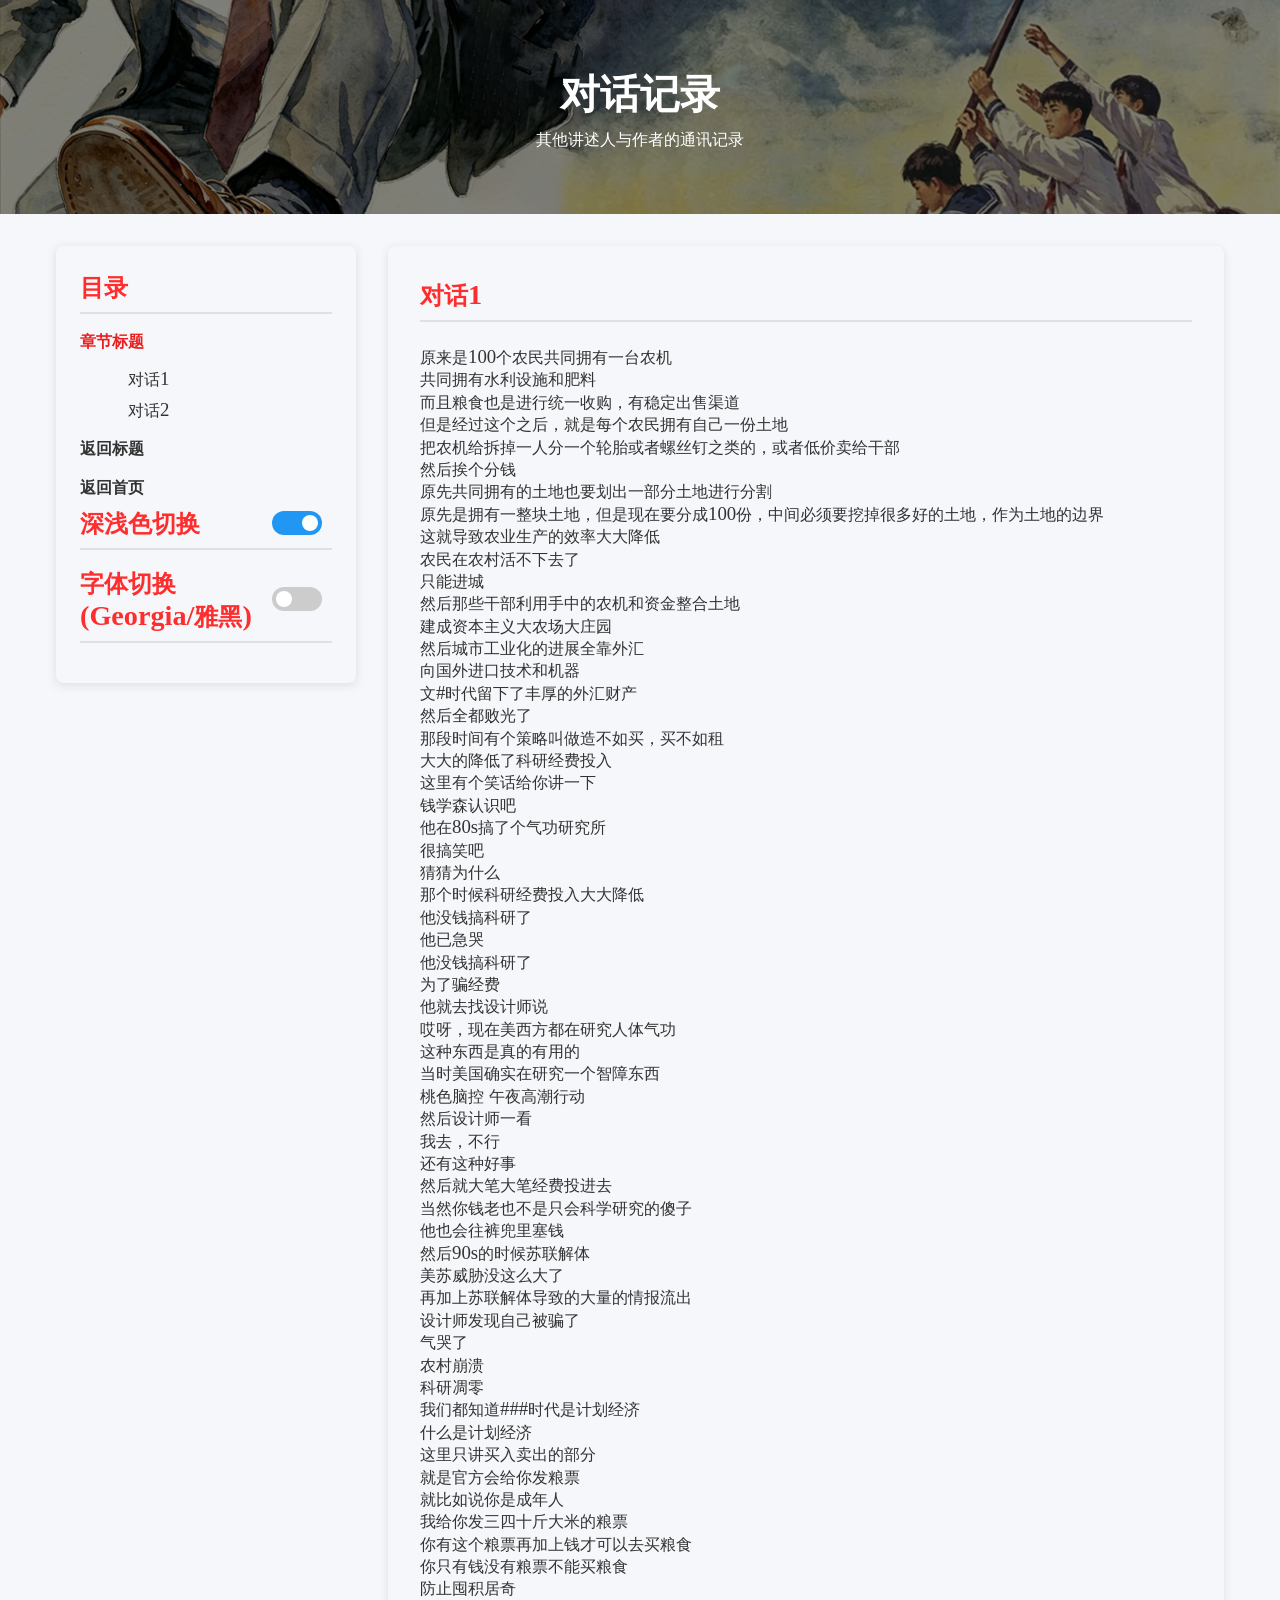
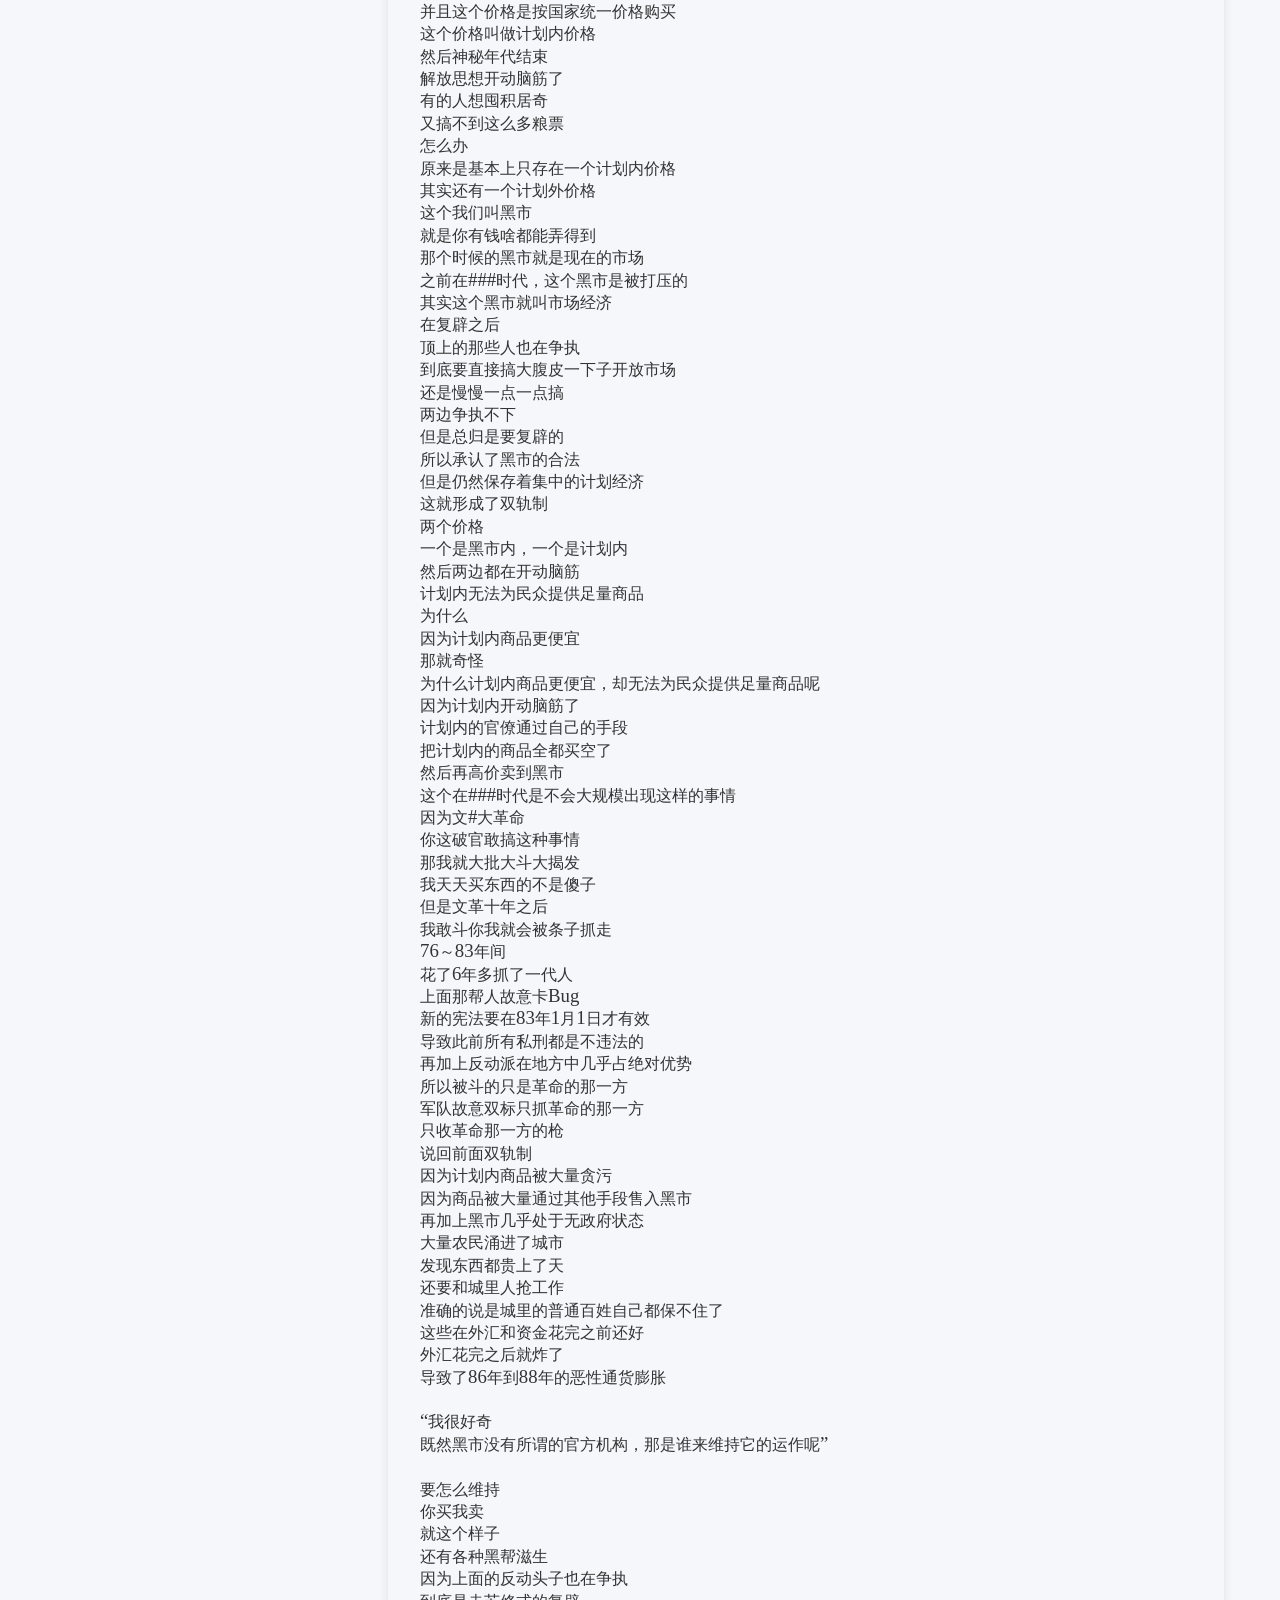
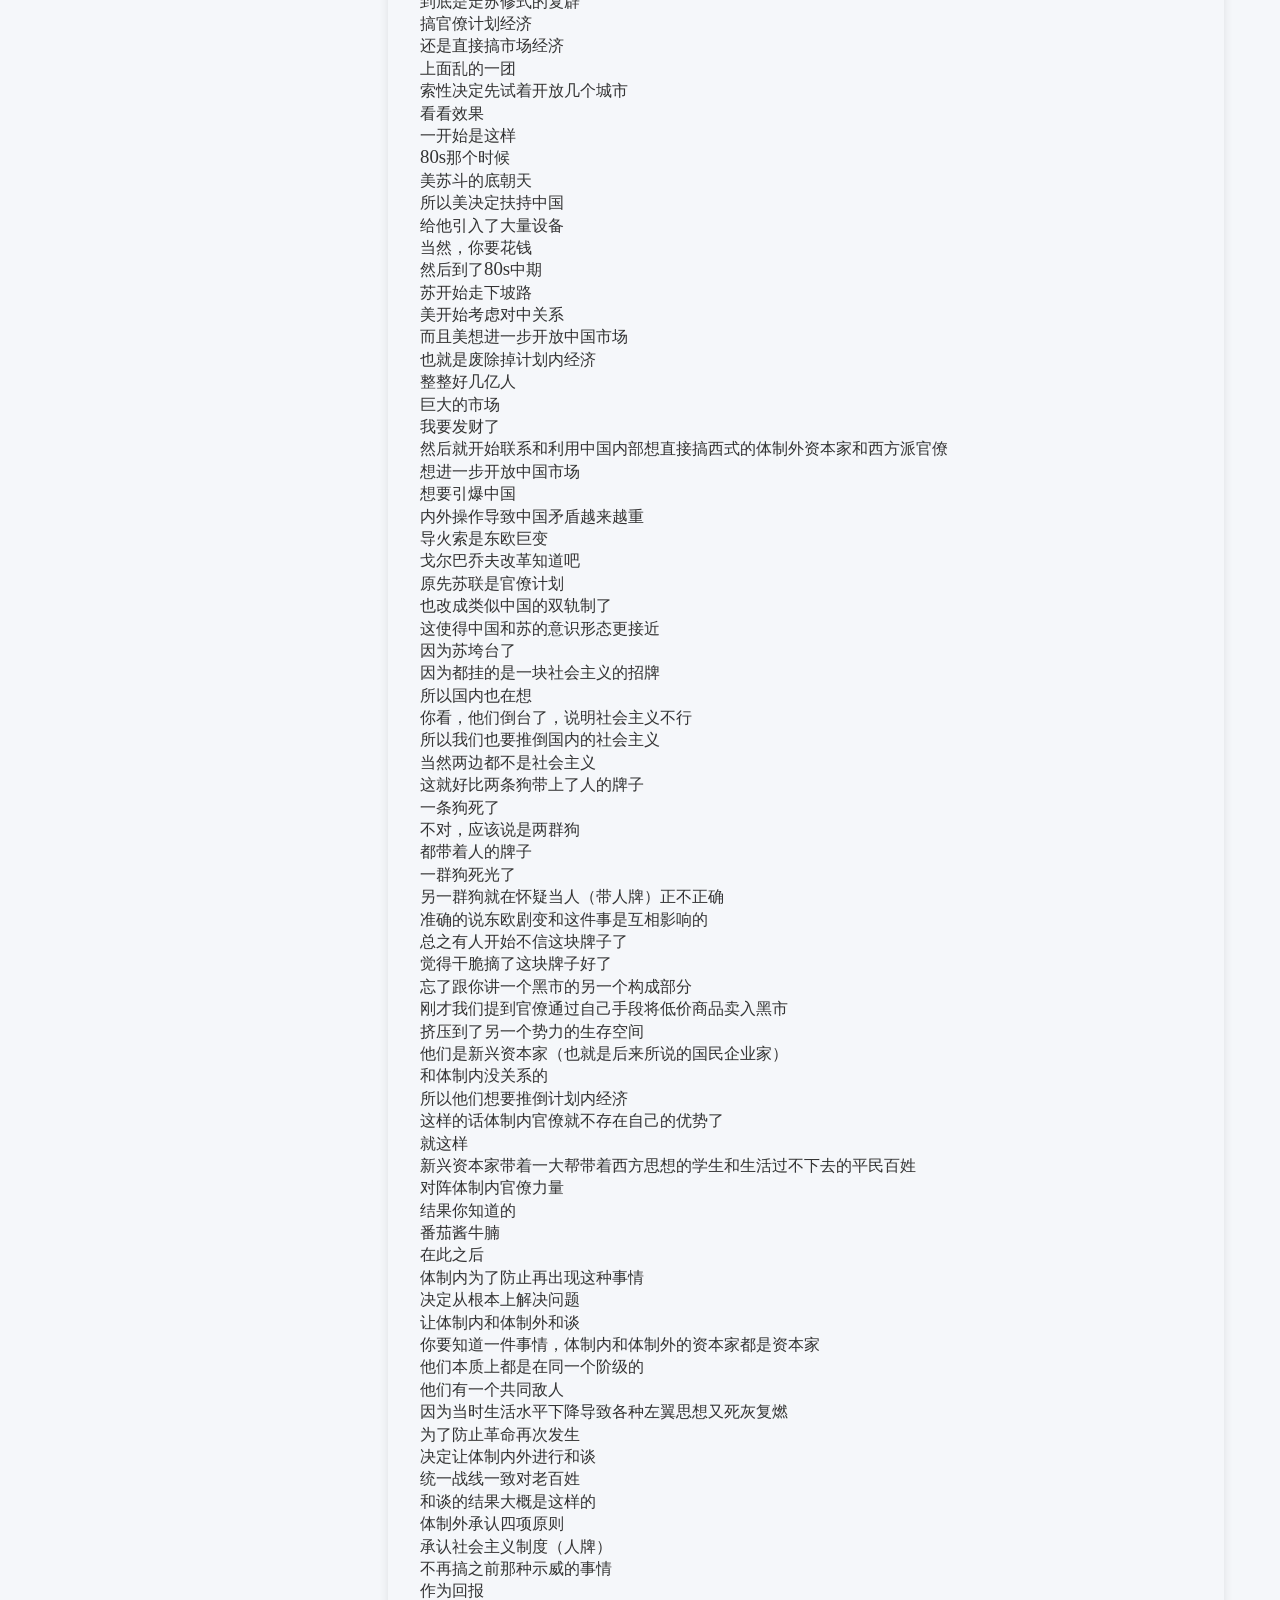
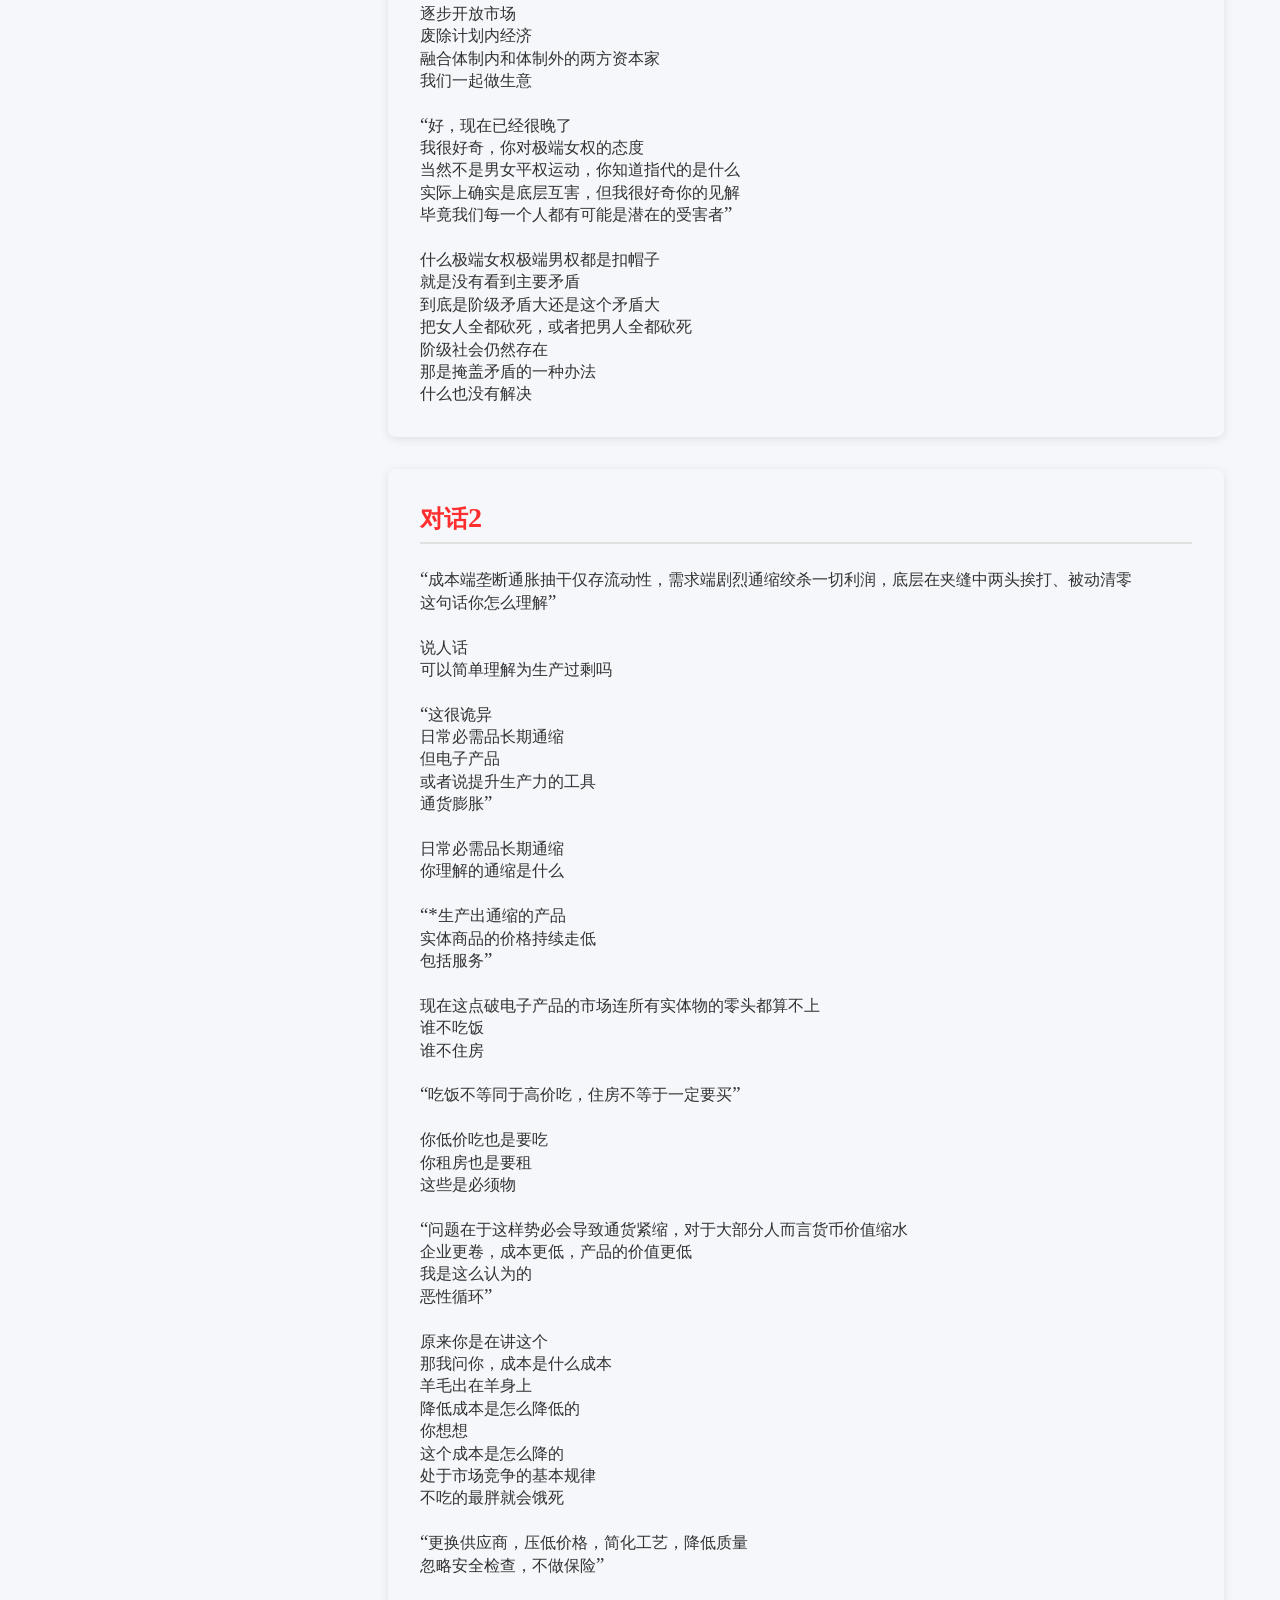
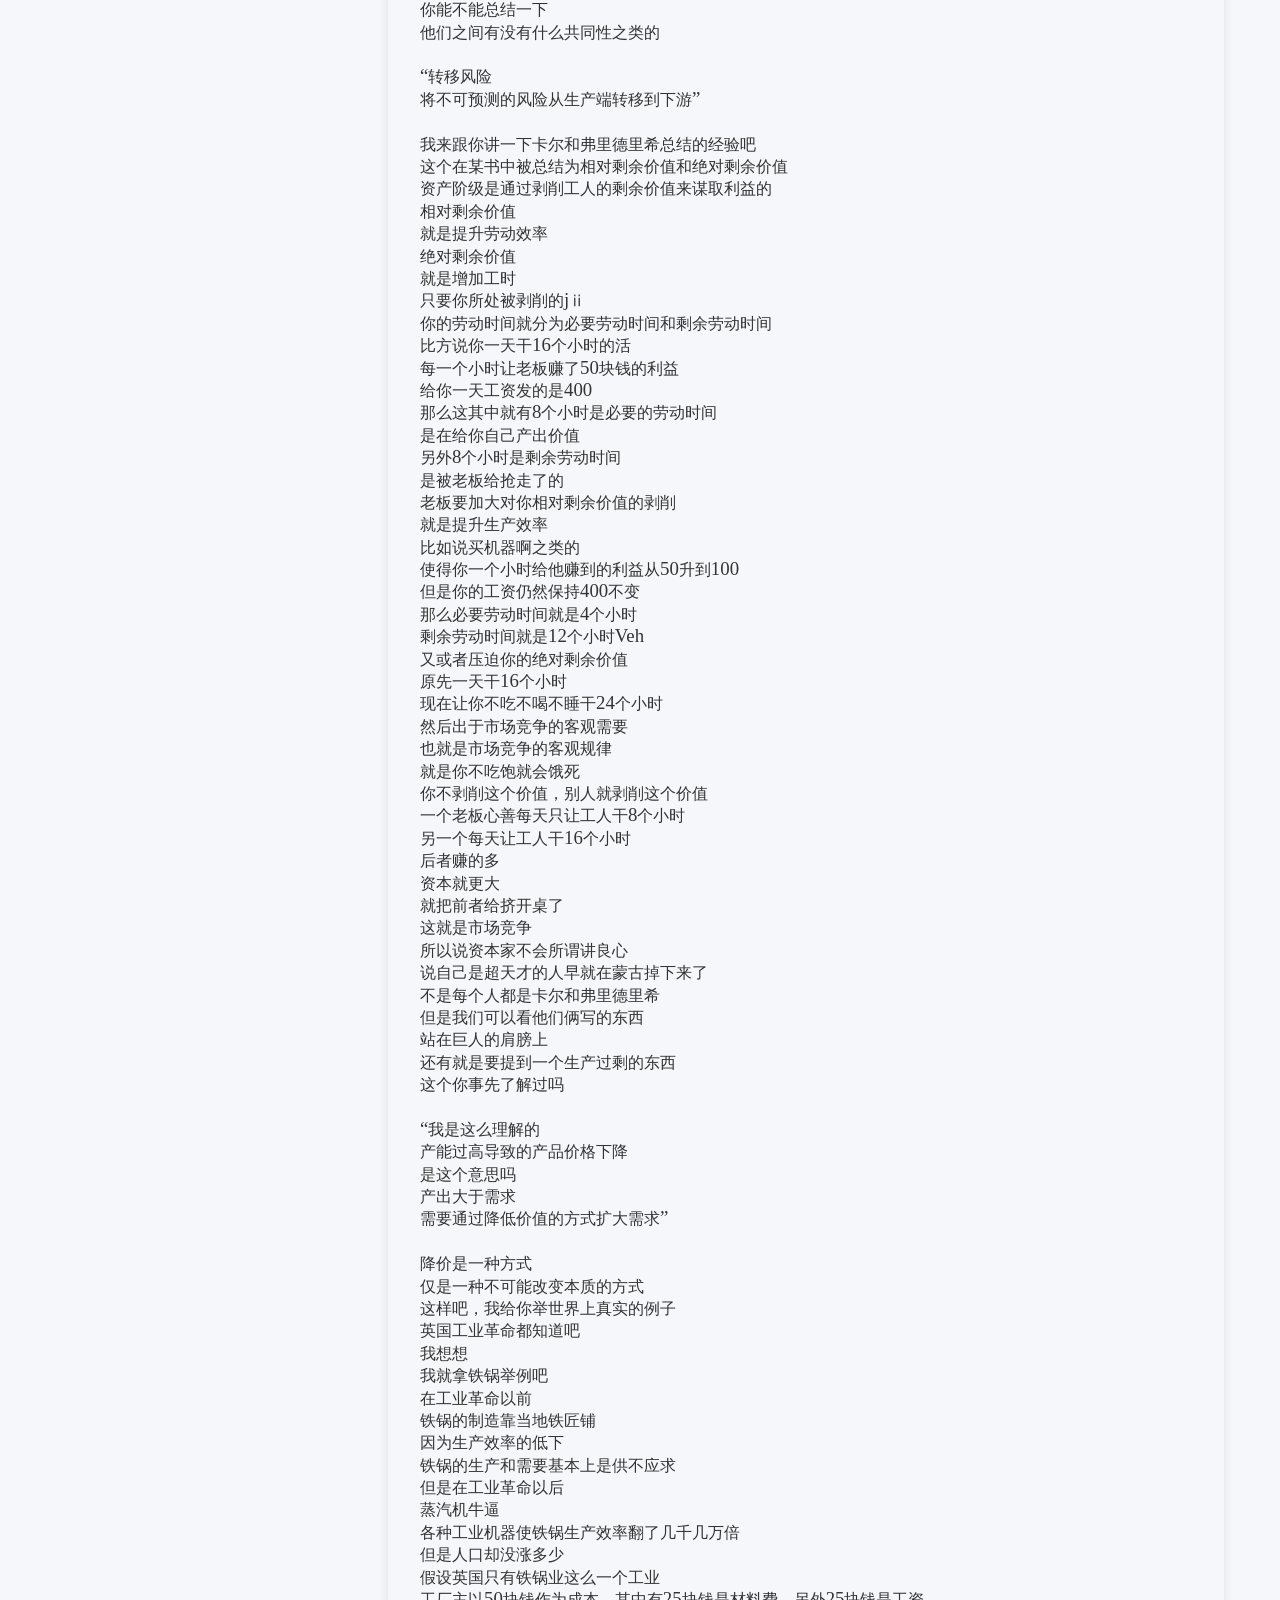
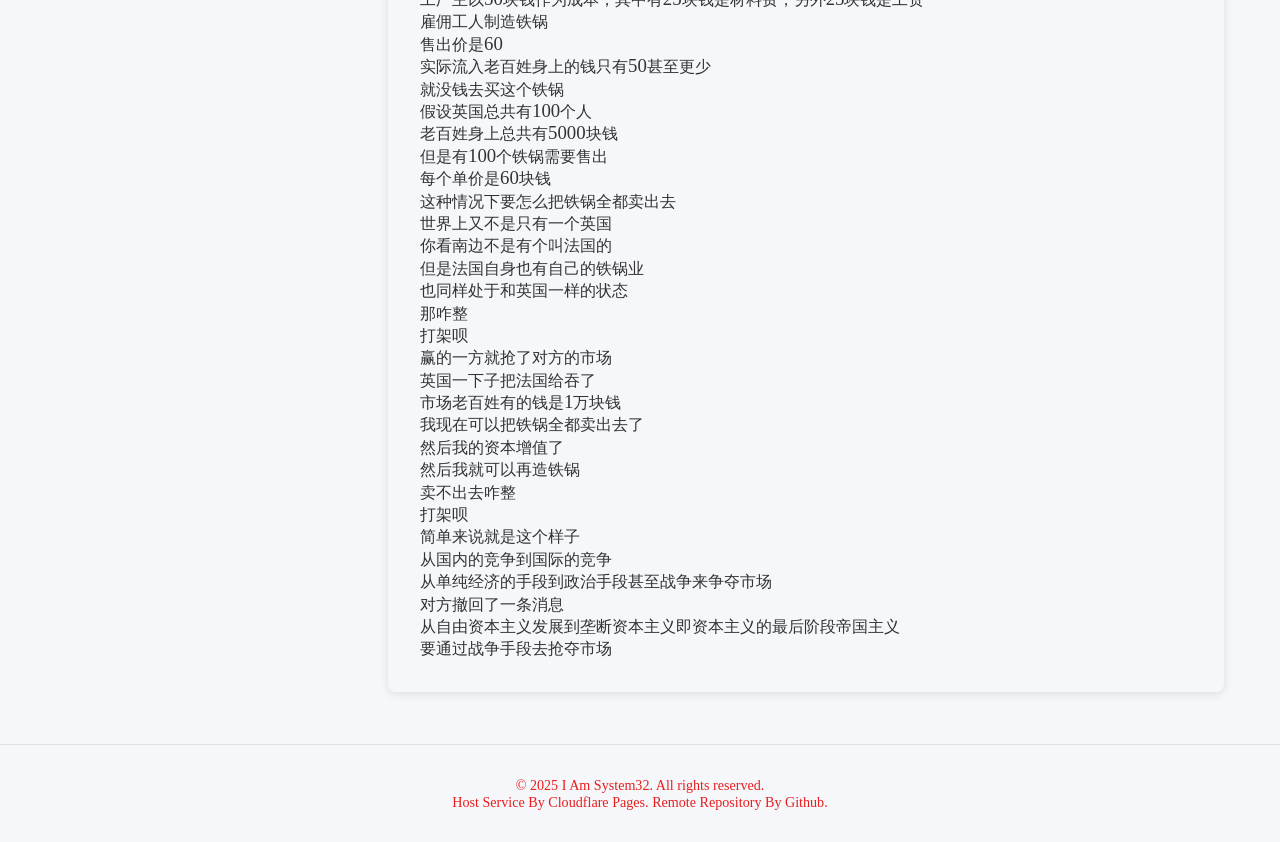
<file: talks/index.html>
<!DOCTYPE html>
<html lang="zh-CN">

<head>
    <meta charset="UTF-8">
    <meta name="viewport" content="width=device-width, initial-scale=1.0">
    <title>对话记录 | RED.GIGN.LTD</title>
    <link rel="stylesheet" href="/assets/css/style.css" id="main-theme">
    <script src="/assets/scripts/dependency.js"></script>
    <script src="/assets/scripts/theme_init.js"></script>
    <script src="/assets/scripts/script.js" defer></script>
    <link rel="icon" type="image/svg+xml" href="/assets/svg/favicon.svg" />
    <link rel="icon" type="image/png" href="/assets/img/favicon/favicon-96x96.png" sizes="96x96" />
    <link rel="shortcut icon" href="/assets/ico/favicon.ico" />
    <link rel="apple-touch-icon" sizes="180x180" href="/assets/img/favicon/apple-touch-icon.png" />
    <link rel="manifest" href="/assets/json/sitefavicon.webmanifest" />
</head>

<body>
    <header>
        <h1 id="_jumptitle">对话记录</h1>
        <p>其他讲述人与作者的通讯记录</p>
    </header>
    <div class="container">
        <aside class="sidebar">
            <nav class="toc">
                <h2> 目录 </h2>
                <div>
                    <div class="section-title">章节标题</div>
                    <ul>
                        <li><a href="#unnamed1" onClick="window.location.hash = '#unnamed1';">对话1</a></li>
                        <li><a href="#unnamed2" onClick="window.location.hash = '#unnamed2';">对话2</a></li>    
                    </ul>
                </div>
                <div class="section-title"><a href="#_jumptitle"
                        onClick="window.location.hash = '#_jumptitle';">返回标题</a></div>
                <div class="section-title"><a href="/" onClick="window.location.href = '/'">返回首页</a></div>
                <h2 class="toc-heading"> 深浅色切换 <label
                        class="theme-switch"> <input type="checkbox" id="themeToggle"> <span
                            class="slider round"></span> </label> </h2>
                <h2 class="toc-heading"> 字体切换 (Georgia/雅黑)
                    <label class="font-switch"> <input type="checkbox" id="fontToggle"> <span
                            class="slider round"></span> </label>
                </h2>
            </nav>
        </aside>
        <main class="content">
            <section class="section" id="unnamed1">
                <h2>对话1</h2>
                <span class="autodecrypt" name="base64">5Y6f5p2l5pivMTAw5Liq5Yac5rCR5YWx5ZCM5oul5pyJ5LiA5Y+w5Yac5py6CuWFseWQjOaLpeacieawtOWIqeiuvuaWveWSjOiCpeaWmQrogIzkuJTnsq7po5/kuZ/mmK/ov5vooYznu5/[base64]/hemhu+imgeaMluaOieW+iOWkmuWlveeahOWcn+WcsO+8jOS9nOS4uuWcn+WcsOeahOi+ueeVjArov5nlsLHlr7zoh7TlhpzkuJrnlJ/kuqfnmoTmlYjnjoflpKflpKfpmY3kvY4K5Yac5rCR5Zyo5Yac5p2R5rS75LiN5LiL5Y675LqGCuWPquiDvei/m+WfjgrnhLblkI7pgqPkupvlubLpg6jliKnnlKjmiYvkuK3nmoTlhpzmnLrlkozotYTph5HmlbTlkIjlnJ/lnLAK5bu65oiQ6LWE5pys5Li75LmJ5aSn5Yac5Zy65aSn5bqE5ZutCueEtuWQjuWfjuW4guW3peS4muWMlueahOi/m+WxleWFqOmdoOWkluaxhwrlkJHlm73lpJbov5vlj6PmioDmnK/[base64]/otLkK5LuW5bCx5Y675om+6K6+6K6h5biI6K+0CuWTjuWRgO+8jOeOsOWcqOe+juilv+aWuemDveWcqOeglOeptuS6uuS9k+awlOWKnwrov5nnp43kuJzopb/mmK/nnJ/nmoTmnInnlKjnmoQK5b2T5pe2576O5Zu956Gu5a6e5Zyo56CU56m25LiA5Liq5pm66Zqc5Lic6KW/[base64]/kvJrlvoDoo6TlhZzph4zloZ7pkrEK54S25ZCOOTBz55qE5pe25YCZ6IuP6IGU6Kej5L2TCue+juiLj+WogeiDgeayoei/meS5iOWkp+S6hgrlho3liqDkuIroi4/ogZTop6PkvZPlr7zoh7TnmoTlpKfph4/nmoTmg4XmiqXmtYHlh7oK6K6+6K6h5biI5Y+R546w6Ieq5bex6KKr6aqX5LqGCuawlOWTreS6hgrlhpzmnZHltKnmuoMK56eR56CU5YeL6Zu2CuaIkeS7rOmDveefpemBkyMjI+aXtuS7o+aYr+iuoeWIkue7j+a1jgrku4DkuYjmmK/orqHliJLnu4/mtY4K6L+Z6YeM5Y+q6K6y5Lmw5YWl5Y2W5Ye655qE6YOo5YiGCuWwseaYr+WumOaWueS8mue7meS9oOWPkeeyruelqArlsLHmr5TlpoLor7TkvaDmmK/miJDlubTkuroK5oiR57uZ5L2g5Y+R5LiJ5Zub5Y2B5pak5aSn57Gz55qE57Ku56WoCuS9oOaciei/meS4queyruelqOWGjeWKoOS4iumSseaJjeWPr+S7peWOu+S5sOeyrumjnwrkvaDlj6rmnInpkrHmsqHmnInnsq7npajkuI3og73kubDnsq7po58K6Ziy5q2i5Zuk56ev5bGF5aWHCuW5tuS4lOi/meS4quS7t+agvOaYr+aMieWbveWutue7n+S4gOS7t+agvOi0reS5sArov5nkuKrku7fmoLzlj6vlgZrorqHliJLlhoXku7fmoLwK54S25ZCO56We56eY5bm05Luj57uT5p2fCuino+aUvuaAneaDs+W8gOWKqOiEkeeti+S6hgrmnInnmoTkurrmg7Plm6Tnp6/lsYXlpYcK5Y+I5pCe5LiN5Yiw6L+Z5LmI5aSa57Ku56WoCuaAjuS5iOWKngrljp/mnaXmmK/ln7rmnKzkuIrlj6rlrZjlnKjkuIDkuKrorqHliJLlhoXku7fmoLwK5YW25a6e6L+Y5pyJ5LiA5Liq6K6h5YiS5aSW5Lu35qC8Cui/meS4quaIkeS7rOWPq+m7keW4ggrlsLHmmK/kvaDmnInpkrHllaXpg73og73lvITlvpfliLAK6YKj5Liq5pe25YCZ55qE6buR5biC5bCx5piv546w5Zyo55qE5biC5Zy6CuS5i+WJjeWcqCMjI+aXtuS7o++8jOi/meS4qum7keW4guaYr+iiq+aJk+WOi+eahArlhbblrp7ov5nkuKrpu5HluILlsLHlj6vluILlnLrnu4/[base64]/mgLvlvZLmmK/opoHlpI3ovp/nmoQK5omA5Lul5om/6K6k5LqG6buR5biC55qE5ZCI5rOVCuS9huaYr+S7jeeEtuS/[base64]/[base64]/nmoTkuI3mmK/[base64]/[base64]/h+WFtuS7luaJi+auteWUruWFpem7keW4ggrlho3liqDkuIrpu5HluILlh6DkuY7lpITkuo7ml6DmlL/[base64]/meS6m+WcqOWkluaxh+WSjOi1hOmHkeiKseWujOS5i+WJjei/[base64]/kOS9nOWRouKAnQoK6KaB5oCO5LmI57u05oyBCuS9oOS5sOaIkeWNlgrlsLHov5nkuKrmoLflrZAK6L+Y5pyJ5ZCE56eN6buR5biu5ruL55SfCuWboOS4uuS4iumdoueahOWPjeWKqOWktOWtkOS5n+WcqOS6ieaJpwrliLDlupXmmK/otbDoi4/kv67lvI/nmoTlpI3ovp8K5pCe5a6Y5YOa6K6h5YiS57uP5rWOCui/mOaYr+ebtOaOpeaQnuW4guWcuue7j+a1jgrkuIrpnaLkubHnmoTkuIDlm6IK57Si5oCn5Yaz5a6a5YWI6K+V552A5byA5pS+5Yeg5Liq5Z+O5biCCueci+eci+aViOaenArkuIDlvIDlp4vmmK/[base64]/kuJzmrKflt6jlj5gK5oiI5bCU5be05LmU5aSr5pS56Z2p55+l6YGT5ZCnCuWOn+WFiOiLj+iBlOaYr+WumOWDmuiuoeWIkgrkuZ/mlLnmiJDnsbvkvLzkuK3lm73nmoTlj4zovajliLbkuoYK6L+Z5L2/5b6X5Lit5Zu95ZKM6IuP55qE5oSP6K+G5b2i5oCB5pu05o6l6L+RCuWboOS4uuiLj+WeruWPsOS6hgrlm6DkuLrpg73mjILnmoTmmK/kuIDlnZfnpL7kvJrkuLvkuYnnmoTmi5vniYwK5omA5Lul5Zu95YaF5Lmf5Zyo5oOzCuS9oOeci++8jOS7luS7rOWAkuWPsOS6hu+8jOivtOaYjuekvuS8muS4u+S5ieS4jeihjArmiYDku6XmiJHku6zkuZ/opoHmjqjlgJLlm73lhoXnmoTnpL7kvJrkuLvkuYkK5b2T54S25Lik6L656YO95LiN5piv56S+5Lya5Li75LmJCui/[base64]/meS7tuS6i+aYr+S6kuebuOW9seWTjeeahArmgLvkuYvmnInkurrlvIDlp4vkuI3kv6Hov5nlnZfniYzlrZDkuoYK6KeJ5b6X5bmy6ISG5pGY5LqG6L+Z5Z2X54mM5a2Q5aW95LqGCuW/mOS6hui3n+S9oOiusuS4gOS4qum7keW4gueahOWPpuS4gOS4quaehOaIkOmDqOWIhgrliJrmiY3miJHku6zmj5DliLDlrpjlg5rpgJrov4foh6rlt7HmiYvmrrXlsIbkvY7ku7fllYblk4HljZblhaXpu5HluIIK5oyk5Y6L5Yiw5LqG5Y+m5LiA5Liq5Yq/[base64]/meagt+eahOivneS9k+WItuWGheWumOWDmuWwseS4jeWtmOWcqOiHquW3seeahOS8mOWKv+S6hgrlsLHov5nmoLcK5paw5YW06LWE5pys5a625bim552A5LiA5aSn5biu5bim552A6KW/[base64]/otYTmnKzlrrYK5LuW5Lus5pys6LSo5LiK6YO95piv5Zyo5ZCM5LiA5Liq6Zi257qn55qECuS7luS7rOacieS4gOS4quWFseWQjOaVjOS6ugrlm6DkuLrlvZPml7bnlJ/mtLvmsLTlubPkuIvpmY3lr7zoh7TlkITnp43lt6bnv7zmgJ3mg7Plj4jmrbvngbDlpI3nh4MK5Li65LqG6Ziy5q2i6Z2p5ZG95YaN5qyh5Y+R55SfCuWGs+WumuiuqeS9k+WItuWGheWklui/m+ihjOWSjOiwiArnu5/kuIDmiJjnur/kuIDoh7Tlr7nogIHnmb7lp5MK5ZKM6LCI55qE57uT5p6c5aSn5qaC5piv6L+Z5qC355qECuS9k+WItuWkluaJv+iupOWbm+mhueWOn+WImQrmib/[base64]/mhI8KCuKAnOWlve+8jOeOsOWcqOW3sue7j+W+iOaZmuS6hgrmiJHlvojlpb3lpYfvvIzkvaDlr7nmnoHnq6/lpbPmnYPnmoTmgIHluqYK5b2T54S25LiN5piv55S35aWz5bmz5p2D6L+Q5Yqo77yM5L2g55+l6YGT5oyH5Luj55qE5piv5LuA5LmICuWunumZheS4iuehruWunuaYr+W6leWxguS6kuWus++8jOS9huaIkeW+iOWlveWlh+S9oOeahOingeinowrmr5Xnq5/miJHku6zmr4/kuIDkuKrkurrpg73mnInlj6/og73mmK/mvZzlnKjnmoTlj5flrrPogIXigJ0KCuS7gOS5iOaegeerr+Wls+adg+aegeerr+eUt+adg+mDveaYr+aJo+W4veWtkArlsLHmmK/[base64]</span>
            </section>
            <section class="section" id="unnamed2">
                <h2>对话2</h2>
                <span class="autodecrypt" name="base64">4oCc5oiQ5pys56uv5Z6E5pat6YCa6IOA5oq95bmy5LuF5a2Y5rWB5Yqo5oCn77yM6ZyA5rGC56uv5Ymn54OI6YCa57yp57ue5p2A5LiA5YiH5Yip5ram77yM5bqV5bGC5Zyo5aS557yd5Lit5Lik5aS05oyo5omT44CB6KKr5Yqo5riF6Zu2Cui/meWPpeivneS9oOaAjuS5iOeQhuino+KAnQoK6K+05Lq66K+dCuWPr+S7peeugOWNleeQhuino+S4uueUn+S6p+i/h+WJqeWQlwoK4oCc6L+Z5b6I6K+h5byCCuaXpeW4uOW/hemcgOWTgemVv+acn+mAmue8qQrkvYbnlLXlrZDkuqflk4EK5oiW6ICF6K+05o+Q5Y2H55Sf5Lqn5Yqb55qE5bel5YW3CumAmui0p+iGqOiDgOKAnQoK5pel5bi45b+F6ZyA5ZOB6ZW/[base64]/5LiN562J5LqO5LiA5a6a6KaB5Lmw4oCdCgrkvaDkvY7ku7flkIPkuZ/mmK/opoHlkIMK5L2g56ef5oi/5Lmf5piv6KaB56efCui/meS6m+aYr+W/hemhu+eJqQoK4oCc6Zeu6aKY5Zyo5LqO6L+Z5qC35Yq/5b+F5Lya5a+86Ie06YCa6LSn57Sn57yp77yM5a+55LqO5aSn6YOo5YiG5Lq66ICM6KiA6LSn5biB5Lu35YC857yp5rC0CuS8geS4muabtOWNt++8jOaIkOacrOabtOS9ju+8jOS6p+WTgeeahOS7t+WAvOabtOS9jgrmiJHmmK/ov5nkuYjorqTkuLrnmoQK5oG25oCn5b6q546v4oCdCgrljp/mnaXkvaDmmK/lnKjorrLov5nkuKoK6YKj5oiR6Zeu5L2g77yM5oiQ5pys5piv5LuA5LmI5oiQ5pysCue+iuavm+WHuuWcqOe+iui6q+S4igrpmY3kvY7miJDmnKzmmK/mgI7kuYjpmY3kvY7nmoQK5L2g5oOz5oOzCui/meS4quaIkOacrOaYr+aAjuS5iOmZjeeahArlpITkuo7luILlnLrnq57kuonnmoTln7rmnKzop4TlvosK5LiN5ZCD55qE5pyA6IOW5bCx5Lya6aW/[base64]/kvaDorrLkuIDkuIvljaHlsJTlkozlvJfph4zlvrfph4zluIzmgLvnu5PnmoTnu4/pqozlkKcK6L+Z5Liq5Zyo5p+Q5Lmm5Lit6KKr5oC757uT5Li655u45a+55Ymp5L2Z5Lu35YC85ZKM57ud5a+55Ymp5L2Z5Lu35YC8Cui1hOS6p+mYtue6p+aYr+mAmui/h+WJpeWJiuW3peS6uueahOWJqeS9meS7t+WAvOadpeiwi+WPluWIqeebiueahArnm7jlr7nliankvZnku7flgLwK5bCx5piv5o+Q5Y2H5Yqz5Yqo5pWI546HCue7neWvueWJqeS9meS7t+WAvArlsLHmmK/lop7liqDlt6Xml7YK5Y+q6KaB5L2g5omA5aSE6KKr5Yml5YmK55qEauKFsQrkvaDnmoTlirPliqjml7bpl7TlsLHliIbkuLrlv4XopoHlirPliqjml7bpl7TlkozliankvZnlirPliqjml7bpl7QK5q+U5pa56K+05L2g5LiA5aSp5bmyMTbkuKrlsI/ml7bnmoTmtLsK5q+P5LiA5Liq5bCP5pe26K6p6ICB5p2/6LWa5LqGNTDlnZfpkrHnmoTliKnnm4oK57uZ5L2g5LiA5aSp5bel6LWE5Y+R55qE5pivNDAwCumCo+S5iOi/meWFtuS4reWwseaciTjkuKrlsI/ml7bmmK/lv4XopoHnmoTlirPliqjml7bpl7QK5piv5Zyo57uZ5L2g6Ieq5bex5Lqn5Ye65Lu35YC8CuWPpuWkljjkuKrlsI/ml7bmmK/liankvZnlirPliqjml7bpl7QK5piv6KKr6ICB5p2/57uZ5oqi6LWw5LqG55qECuiAgeadv+imgeWKoOWkp+WvueS9oOebuOWvueWJqeS9meS7t+WAvOeahOWJpeWJigrlsLHmmK/mj5DljYfnlJ/kuqfmlYjnjocK5q+U5aaC6K+05Lmw5py65Zmo5ZWK5LmL57G755qECuS9v+W+l+S9oOS4gOS4quWwj+aXtue7meS7lui1muWIsOeahOWIqeebiuS7jjUw5Y2H5YiwMTAwCuS9huaYr+S9oOeahOW3pei1hOS7jeeEtuS/neaMgTQwMOS4jeWPmArpgqPkuYjlv4XopoHlirPliqjml7bpl7TlsLHmmK805Liq5bCP5pe2CuWJqeS9meWKs+WKqOaXtumXtOWwseaYrzEy5Liq5bCP5pe2VmVoCuWPiOaIluiAheWOi+i/q+S9oOeahOe7neWvueWJqeS9meS7t+WAvArljp/[base64]/5b+D5ZaE5q+P5aSp5Y+q6K6p5bel5Lq65bmyOOS4quWwj+aXtgrlj6bkuIDkuKrmr4/lpKnorqnlt6XkurrlubIxNuS4quWwj+aXtgrlkI7ogIXotZrnmoTlpJoK6LWE5pys5bCx5pu05aSnCuWwseaKiuWJjeiAhee7meaMpOW8gOahjOS6hgrov5nlsLHmmK/luILlnLrnq57kuokK5omA5Lul6K+06LWE5pys5a625LiN5Lya5omA6LCT6K6y6Imv5b+DCuivtOiHquW3seaYr+i2heWkqeaJjeeahOS6uuaXqeWwseWcqOiSmeWPpOaOieS4i+adpeS6hgrkuI3mmK/mr4/kuKrkurrpg73mmK/ljaHlsJTlkozlvJfph4zlvrfph4zluIwK5L2G5piv5oiR5Lus5Y+v5Lul55yL5LuW5Lus5L+p5YaZ55qE5Lic6KW/CuermeWcqOW3qOS6uueahOiCqeiGgOS4igrov5jmnInlsLHmmK/opoHmj5DliLDkuIDkuKrnlJ/kuqfov4fliannmoTkuJzopb8K6L+Z5Liq5L2g5LqL5YWI5LqG6Kej6L+H5ZCXCgrigJzmiJHmmK/ov5nkuYjnkIbop6PnmoQK5Lqn6IO96L+H6auY5a+86Ie055qE5Lqn5ZOB5Lu35qC85LiL6ZmNCuaYr+i/meS4quaEj+aAneWQlwrkuqflh7rlpKfkuo7pnIDmsYIK6ZyA6KaB6YCa6L+H6ZmN5L2O5Lu35YC855qE5pa55byP5omp5aSn6ZyA5rGC4oCdCgrpmY3ku7fmmK/kuIDnp43mlrnlvI8K5LuF5piv5LiA56eN5LiN5Y+v6IO95pS55Y+Y5pys6LSo55qE5pa55byPCui/[base64]/kuqflkozpnIDopoHln7rmnKzkuIrmmK/kvpvkuI3lupTmsYIK5L2G5piv5Zyo5bel5Lia6Z2p5ZG95Lul5ZCOCuiSuOaxveacuueJm+mAvArlkITnp43lt6XkuJrmnLrlmajkvb/pk4HplIXnlJ/kuqfmlYjnjofnv7vkuoblh6DljYPlh6DkuIflgI0K5L2G5piv5Lq65Y+j5Y205rKh5rao5aSa5bCRCuWBh+iuvuiLseWbveWPquaciemTgemUheS4mui/meS5iOS4gOS4quW3peS4mgrlt6XljoLkuLvku6U1MOWdl+mSseS9nOS4uuaIkOacrO+8jOWFtuS4reaciTI15Z2X6ZKx5piv5p2Q5paZ6LS577yM5Y+m5aSWMjXlnZfpkrHmmK/lt6XotYQK6ZuH5L2j5bel5Lq65Yi26YCg6ZOB6ZSFCuWUruWHuuS7t+aYrzYwCuWunumZhea1geWFpeiAgeeZvuWnk+i6q+S4iueahOmSseWPquaciTUw55Sa6Iez5pu05bCRCuWwseayoemSseWOu+S5sOi/meS4qumTgemUhQrlgYforr7oi7Hlm73mgLvlhbHmnIkxMDDkuKrkuroK6ICB55m+5aeT6Lqr5LiK5oC75YWx5pyJNTAwMOWdl+mSsQrkvYbmmK/[base64]/[base64]/ku6Xmiorpk4HplIXlhajpg73ljZblh7rljrvkuoYK54S25ZCO5oiR55qE6LWE5pys5aKe5YC85LqGCueEtuWQjuaIkeWwseWPr+S7peWGjemAoOmTgemUhQrljZbkuI3lh7rljrvlkovmlbQK5omT5p625ZGXCueugOWNleadpeivtOWwseaYr+i/meS4quagt+WtkArku47lm73lhoXnmoTnq57kuonliLDlm73pmYXnmoTnq57kuokK5LuO5Y2V57qv57uP5rWO55qE5omL5q615Yiw5pS/[base64]</span>
            </section>
        </main>
    </div>
    <footer>
        <p>&copy; 2025 I Am System32. All rights reserved.</p>
        <p>Host Service By Cloudflare Pages. Remote Repository By Github.</p>
    </footer>
</body>

</html>
</file>
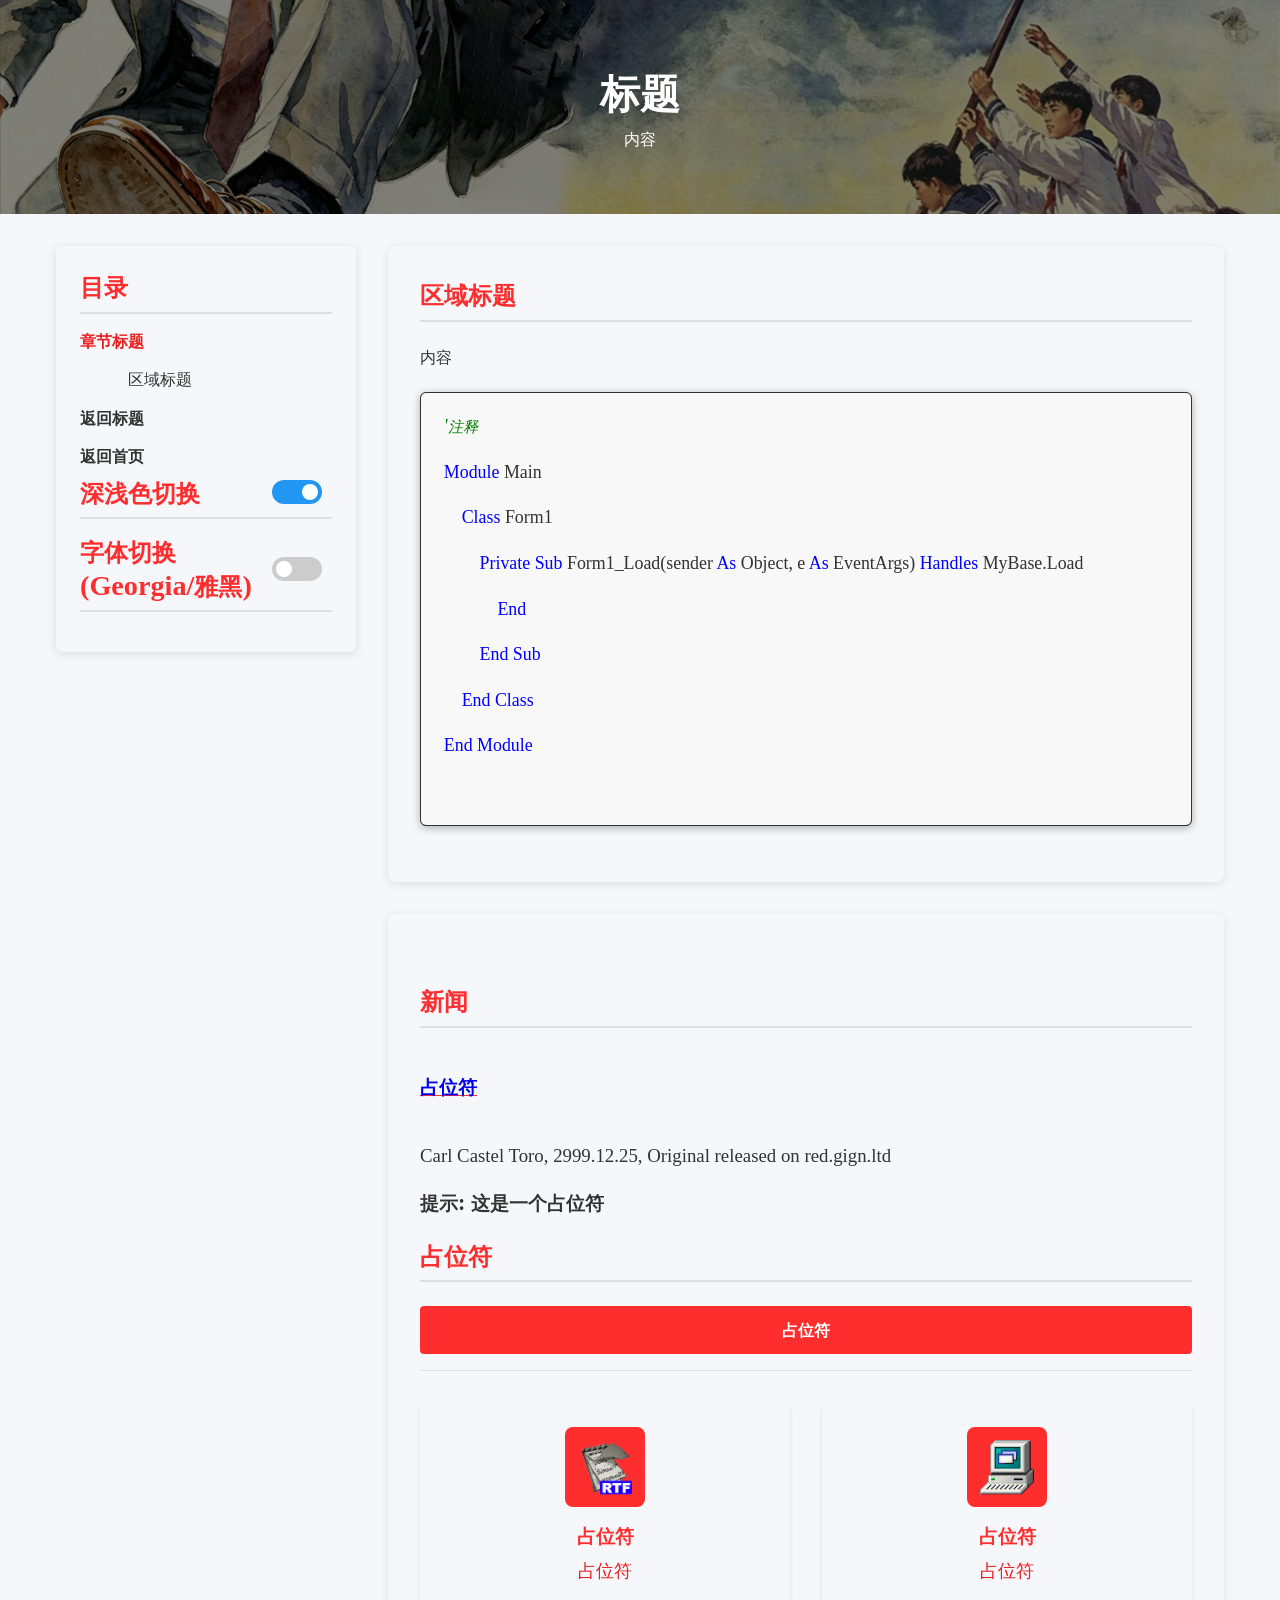
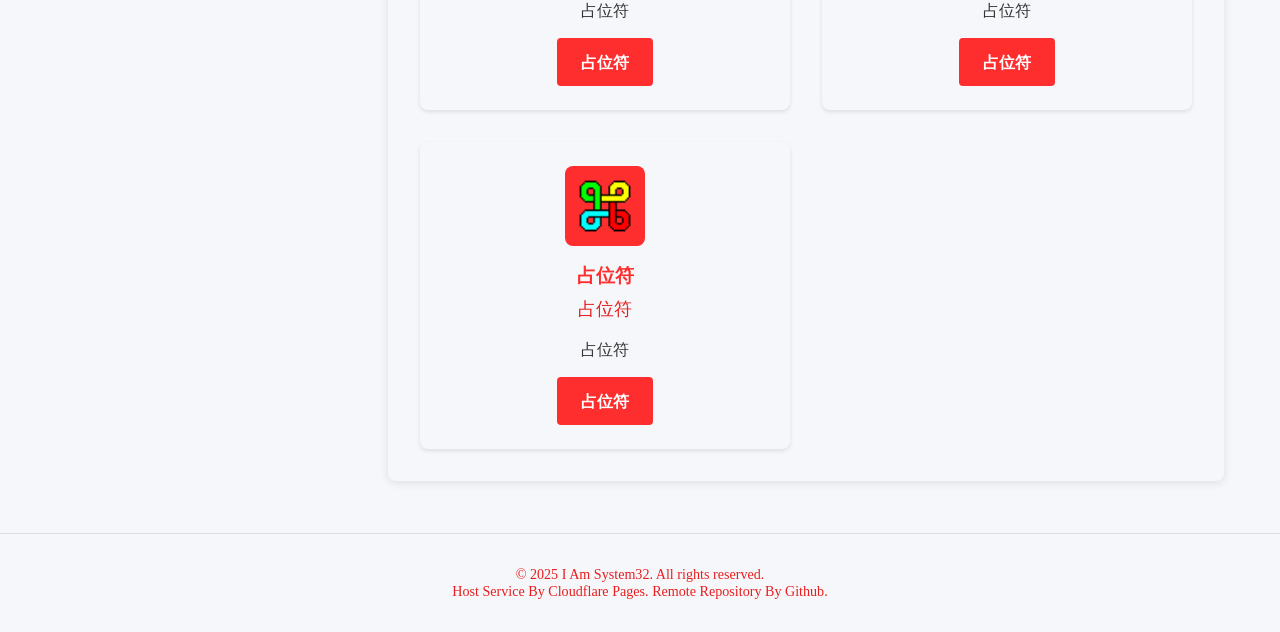
<file: empty_Template.html>
<!DOCTYPE html>
<html lang="zh-CN">

<head>
    <meta charset="UTF-8">
    <meta name="viewport" content="width=device-width, initial-scale=1.0">
    <title>最简HTML模板</title>
    <link rel="stylesheet" href="/assets/css/style.css" id="main-theme">
    <script src="/assets/scripts/dependency.js"></script>
    <script src="/assets/scripts/theme_init.js"></script>
    <script src="/assets/scripts/script.js" defer></script>
    <link rel="icon" type="image/svg+xml" href="/assets/svg/favicon.svg" />
    <link rel="icon" type="image/png" href="/assets/img/favicon/favicon-96x96.png" sizes="96x96" />
    <link rel="shortcut icon" href="/assets/ico/favicon.ico" />
    <link rel="apple-touch-icon" sizes="180x180" href="/assets/img/favicon/apple-touch-icon.png" />
    <link rel="manifest" href="/assets/json/sitefavicon.webmanifest" />
</head>

<body>
    <header>
        <h1 id="_jumptitle">标题</h1>
        <p>内容</p>
    </header>
    <div class="container">
        <aside class="sidebar">
            <nav class="toc">
                <h2> 目录 </h2>
                <div>
                    <div class="section-title">章节标题</div>
                    <ul>
                        <li><a href="#unnamed" onClick="window.location.hash = '#unnamed';">区域标题</a></li>
                    </ul>
                </div>
                <div class="section-title"><a href="#_jumptitle"
                        onClick="window.location.hash = '#_jumptitle';">返回标题</a></div>
                <div class="section-title"><a href="/" onClick="window.location.href = '/'">返回首页</a></div>
                <h2 class="toc-heading"> 深浅色切换 <label class="theme-switch"> <input type="checkbox" id="themeToggle">
                        <span class="slider round"></span> </label> </h2>
                <h2 class="toc-heading"> 字体切换 (Georgia/雅黑)
                    <label class="font-switch"> <input type="checkbox" id="fontToggle"> <span
                            class="slider round"></span> </label>
                </h2>
            </nav>
        </aside>
        <main class="content">
            <section class="section" id="unnamed">
                <h2>区域标题</h2>
                <p>内容</p>
                <code class="loadstylesheet" name="vb.net"><pre>
'注释
Module Main
    Class Form1
        Private Sub Form1_Load(sender As Object, e As EventArgs) Handles MyBase.Load
            End
        End Sub
    End Class
End Module
                </pre></code>
            </section>
            <section id="product" class="section">
                <div class="chapter-content">
                    <h2 id="news" class="section-title">新闻</h2> <a href="Placeholder">
                        <h3>占位符</h3>
                    </a>
                    <p>Carl Castel Toro, 2999.12.25, Original released on red.gign.ltd</p>
                    <h3>提示: 这是一个占位符</h3>
                </div>
                <h2>占位符</h2>
                <div class="chapter">
                    <a href="/Placeholder/" class="download-btn full-width-btn"> 占位符 </a>
                </div>
                <div class="product-grid">
                    <div class="product-card">
                        <div class="product-icon">
                            <img src="/assets/ico/quickrtf.ico" alt="占位符" />
                        </div>
                        <div class="product-content">
                            <h3>占位符</h3>
                            <p class="product-desc">占位符</p>
                            <p class="product-feature">占位符</p>
                            <a href="/Placeholder/" class="download-btn">占位符</a>
                        </div>
                    </div>

                    <div class="product-card">
                        <div class="product-icon">
                            <img src="/assets/ico/fbm.ico" alt="占位符" />
                        </div>
                        <div class="product-content">
                            <h3>占位符</h3>
                            <p class="product-desc">占位符</p>
                            <p class="product-feature">占位符</p>
                            <a href="/Placeholder/" class="download-btn">占位符</a>
                        </div>
                    </div>

                    <div class="product-card">
                        <div class="product-icon">
                            <img src="/assets/ico/bs.ico" alt="占位符" />
                        </div>
                        <div class="product-content">
                            <h3>占位符</h3>
                            <p class="product-desc">占位符</p>
                            <p class="product-feature">占位符</p>
                            <a href="/Placeholder/" class="download-btn">占位符</a>
                        </div>
                    </div>
                </div>
            </section>
        </main>
    </div>
    <footer>
        <p>&copy; 2025 I Am System32. All rights reserved.</p>
        <p>Host Service By Cloudflare Pages. Remote Repository By Github.</p>
    </footer>
</body>

</html>
</file>
<file: assets/css/style.css>
:root {
    --primary-color: #ff2e2e;
    --secondary-color: #e91e1e;
    --text-color: #e0e0e0;
    --light-bg: #1e1e1e;
    --border-color: #404040;
    --shadow-opacity: 0.3;
    --tab-active-color: #d45f00;
    --tab-hover-color: #9e5a00;
    --input-bg-color: #2d2d2d;
    --input-border-color: #505050;
    --button-bg-color: #f32121;
    --button-hover-bg-color: #d21919;
    --result-bg-color: #2d2d2d;
    --result-border-color: #505050;
    --notification-bg-color: #d40700;
    --notification-text-color: #fff;
    --theme-transition: background-color 0.3s ease, color 0.3s ease, border-color 0.3s ease, box-shadow 0.3s ease;
}

:root.light-theme {
    --text-color: #333;
    --light-bg: #f5f7fa;
    --border-color: #e0e0e0;
    --shadow-opacity: 0.1;
    --input-bg-color: #fff;
    --input-border-color: #d0d7de;
    --result-bg-color: #f6f8fa;
    --result-border-color: #e1e4e8;
}

* {
    margin: 0;
    padding: 0;
    line-height: 1.4;
    box-sizing: border-box;
    word-break: break-word;
    overflow-wrap: break-word;
    hyphens: auto;
    transition: var(--theme-transition);
    scrollbar-width: none;
    -ms-overflow-style: none;
}

:root.font-georgia * {
    font-family: 'Georgia', 'Noto Serif CJK SC', 'Noto Serif CJK TC', 'Noto Serif CJK JP', 'Noto Serif CJK KR', 'STXiHei', 'PingFang SC', serif;
    font-size-adjust: 0.54;
    font-display: swap;
}

:root.font-yahei * {
    font-family: '微软雅黑', 'Microsoft YaHei UI', sans-serif;
}

img,
video,
canvas,
svg,
iframe,
embed {
    transition: none !important;
}

img {
    max-width: 100%;
    height: auto;
    object-fit: contain;
    aspect-ratio: 1 / 1;
}

.section img {
    width: 100%;
    max-width: 100%;
    height: auto;
    object-fit: contain;
    aspect-ratio: 1 / 1;
    display: block;
    margin: 0 auto;
}

img.no-aspect-ratio {
    aspect-ratio: auto;
}

.video-responsive {
    width: 100%;
    max-width: 100%;
    height: auto;
    display: block;
    margin: 0 auto;
    object-fit: contain;
    max-height: 100vh;
}

@supports (-webkit-touch-callout: none) {
    .video-responsive {
        -webkit-playsinline: true;
        playsinline: true;
    }
}

::-webkit-scrollbar {
    width: 0px;
    height: 0px;
    transition: width 0.3s ease;
}

::-webkit-scrollbar-track {
    background: transparent;
    transition: background-color 0.3s ease;
}

::-webkit-scrollbar-thumb {
    background: transparent;
    border-radius: 0;
    transition: background-color 0.3s ease, border-radius 0.3s ease;
}

a {
    word-break: break-all;
    overflow-wrap: break-word;
    text-decoration-color: var(--primary-color);
}

pre {
    white-space: pre-wrap;
    word-break: break-word;
    overflow-wrap: break-word;
    max-width: 100%;
    overflow-x: auto;
}

body {
    color: var(--text-color);
    line-height: 1.6;
    background-color: var(--light-bg);
    -ms-overflow-style: none;
}

header {
    background-color: var(--primary-color);
    background-image: url('/assets/img/banner/header.png');
    background-size: cover;
    background-position: center;
    color: white;
    padding: 2rem;
    text-align: center;
    margin-bottom: 2rem;
    position: relative;
}

header::before {
    content: '';
    position: absolute;
    top: 0;
    left: 0;
    right: 0;
    bottom: 0;
    background-color: rgba(0, 0, 0, 0.5);
    z-index: 1;
}

header > * {
    position: relative;
    z-index: 2;
}

h1 {
    font-size: 2.5rem;
    margin-bottom: 0.5rem;
}

.container {
    display: flex;
    max-width: 1200px;
    margin: 0 auto;
    padding: 0 1rem;
    gap: 2rem;
}

.sidebar {
    flex: 0 0 300px;
    position: sticky;
    top: 2rem;
    align-self: flex-start;
    max-height: calc(100vh - 5rem);
    overflow-y: auto;
    overflow-x: hidden;
    width: 300px;
    box-shadow: 0 2px 10px rgba(0, 0, 0, var(--shadow-opacity, 0.3));
}

.sidebar::-webkit-scrollbar {
    width: 6px;
    transition: width 0.3s ease;
}

.sidebar::-webkit-scrollbar-track {
    background: transparent;
    border-radius: 3px;
}

.sidebar::-webkit-scrollbar-thumb {
    background-color: rgba(150, 150, 150, 0.3);
    border-radius: 3px;
    transition: background-color 0.3s ease;
}

.sidebar::-webkit-scrollbar-thumb:hover {
    background-color: rgba(150, 150, 150, 0.5);
}

:root.light-theme .sidebar::-webkit-scrollbar-thumb {
    background-color: rgba(100, 100, 100, 0.2);
}

:root.light-theme .sidebar::-webkit-scrollbar-thumb:hover {
    background-color: rgba(100, 100, 100, 0.4);
}

.toc {
    background: var(--light-bg);
    border-radius: 8px;
    padding: 1.5rem;
    box-shadow: 0 2px 10px rgba(0, 0, 0, var(--shadow-opacity, 0.3));
    width: 100%;
    box-sizing: border-box;
}

.content {
    flex: 1;
}

:root.light-theme .toc {
    --shadow-opacity: 0.1;
}

.toc h2 {
    color: var(--primary-color);
    margin-bottom: 1rem;
    padding-bottom: 0.5rem;
    border-bottom: 2px solid var(--border-color);
    display: flex;
    justify-content: space-between;
    align-items: center;
    padding-right: 10px;
}

.toc ul {
    list-style: none;
    padding-left: 1rem;
}

.toc li {
    margin: 0.5rem 0;
}

.toc a {
    color: var(--text-color);
    text-decoration: none;
    transition: color 0.3s;
}

.toc a:hover {
    color: var(--secondary-color);
    text-decoration: underline;
}

.section-title {
    font-weight: bold;
    margin: 1rem 0 0.5rem 0;
    color: var(--secondary-color);
}

.section {
    background: var(--light-bg);
    border-radius: 8px;
    padding: 2rem;
    margin-bottom: 2rem;
    box-shadow: 0 2px 10px rgba(0, 0, 0, var(--shadow-opacity, 0.3));
}

:root.light-theme .section {
    --shadow-opacity: 0.1;
}

.section h2 {
    color: var(--primary-color);
    margin-bottom: 1.5rem;
    padding-bottom: 0.5rem;
    border-bottom: 2px solid var(--border-color);
}

.chapter {
    margin-bottom: 2rem;
    padding-bottom: 1rem;
    border-bottom: 1px solid var(--border-color);
}

.chapter:last-child {
    border-bottom: none;
}

.chapter h3 {
    color: var(--secondary-color);
    margin-bottom: 1rem;
}

.chapter-content {
    text-align: justify;
    white-space: pre-line;
}

.placeholder {
    color: var(--placeholder-text, #aaa);
    font-style: italic;
    background-color: var(--placeholder-bg, #3a3a3a);
    padding: 1rem;
    border-radius: 4px;
}

:root.light-theme .placeholder {
    --placeholder-text: #777;
    --placeholder-bg: #f9f9f9;
}

.link {
    color: #33c9f7;
    font-weight: bold;
    text-decoration: none;
}

a:hover {
    text-decoration: underline;    
    text-decoration-color: var(--secondary-color);
}

.back-to-top {
    display: none;
    position: fixed;
    right: 1rem;
    top: 1rem;
    z-index: 100;
}

.back-to-top a {
    display: inline-block;
    width: 3rem;
    height: 3rem;
    background-color: var(--primary-color);
    color: white;
    text-align: center;
    line-height: 3rem;
    border-radius: 50%;
    text-decoration: none;
    font-size: 1.5rem;
    box-shadow: 0 2px 8px rgba(0, 0, 0, var(--btn-shadow-opacity, 0.4));
    transition: background-color 0.3s;
}

:root.light-theme .back-to-top a {
    --btn-shadow-opacity: 0.2;
}

.back-to-top a:hover {
    background-color: var(--secondary-color);
}

.app-header {
    display: flex;
    gap: 2rem;
    align-items: center;
    margin-bottom: 2rem;
    flex-wrap: wrap;
}

.app-header img {
    width: 100px;
    height: 100px;
    border-radius: 8px;
    background: var(--primary-color);
    padding: 1rem;
}

.app-intro h2 {
    margin-bottom: 0.5rem;
    border-bottom: none;
    padding-bottom: 0;
}

.app-intro p {
    font-size: 1.1rem;
    color: var(--secondary-color);
    margin: 0.5rem 0;
}

.tab {
    display: inline-block;
    padding: 10px 20px;
    cursor: pointer;
    border: 1px solid var(--border-color);
    border-bottom: none;
    border-radius: 5px 5px 0 0;
    margin-right: 5px;
    background-color: var(--tab-bg, #3a3a3a);
    transition: background-color 0.3s;
}

:root.light-theme .tab {
    --tab-bg: var(--light-bg);
}

.tab.active {
    background-color: var(--tab-active-bg, #2d2d2d);
    color: var(--tab-active-color);
    font-weight: bold;
}

:root.light-theme .tab.active {
    --tab-active-bg: white;
}

.tab:hover:not(.active) {
    background-color: var(--tab-hover-bg, #404040);
}

:root.light-theme .tab:hover:not(.active) {
    --tab-hover-bg: #e3e6e9;
}

.tab-content {
    display: none;
    padding: 20px;
    border: 1px solid var(--border-color);
    border-radius: 0 5px 5px 5px;
    background-color: var(--tab-content-bg, #2d2d2d);
    margin-bottom: 20px;
}

:root.light-theme .tab-content {
    --tab-content-bg: white;
}

.tab-content.active {
    display: block;
}

.form-group {
    margin-bottom: 15px;
}

.input-group {
    display: flex;
    margin-bottom: 10px;
    gap: 10px;
}

.input-group input[type="text"] {
    flex: 1;
    padding: 8px;
    border: 1px solid var(--input-border-color);
    border-radius: 4px;
    background-color: var(--input-bg-color);
    color: var(--text-color);
}

.input-group select {
    flex: 1;
    padding: 8px;
    border: 1px solid var(--input-border-color);
    border-radius: 4px;
    background-color: var(--input-bg-color);
    color: var(--text-color);
}

textarea {
    width: 100%;
    padding: 10px;
    border: 1px solid var(--input-border-color);
    border-radius: 4px;
    min-height: 150px;
    font-family: inherit;
    resize: vertical;
    background-color: var(--input-bg-color);
    color: var(--text-color);
}

button {
    background-color: var(--button-bg-color);
    color: white;
    border: none;
    padding: 10px 20px;
    border-radius: 4px;
    cursor: pointer;
    font-size: 14px;
    margin-right: 10px;
    margin-bottom: 10px;
    transition: background-color 0.3s;
}

button:hover {
    background-color: var(--button-hover-bg-color);
}

button:disabled {
    background-color: var(--btn-disabled-bg, #666666);
    cursor: not-allowed;
}

:root.light-theme button:disabled {
    --btn-disabled-bg: #cccccc;
}

.result {
    background-color: var(--result-bg-color);
    border: 1px solid var(--result-border-color);
    border-radius: 4px;
    padding: 15px;
    margin-top: 15px;
    position: relative;
    color: var(--text-color);
}

.result-header {
    display: flex;
    justify-content: space-between;
    align-items: center;
    margin-bottom: 10px;
}

.result-header h3 {
    margin: 0;
    color: var(--primary-color);
}

.copy-btn {
    padding: 5px 10px;
    background-color: var(--button-bg-color);
    color: white;
    border: none;
    border-radius: 3px;
    cursor: pointer;
    font-size: 12px;
}

.copy-btn:hover {
    background-color: var(--button-hover-bg-color);
}

.notification {
    position: fixed;
    top: 20px;
    right: 20px;
    background-color: var(--notification-bg-color);
    color: var(--notification-text-color);
    padding: 10px 20px;
    border-radius: 4px;
    display: none;
    z-index: 1000;
    animation: slideIn 0.3s ease-out;
}

@keyframes slideIn {
    from {
        transform: translateX(100%);
        opacity: 0;
    }

    to {
        transform: translateX(0);
        opacity: 1;
    }
}

footer {
    margin-top: 20px;
    text-align: center;
    font-size: 12px;
    border-top: 1px solid var(--border-color);
    padding: 2rem;
    color: var(--secondary-color);
}

.base64-container {
    max-width: 900px;
    margin: 0 auto;
    padding: 20px;
}

.base64-container h1 {
    text-align: center;
    color: var(--primary-color);
    margin-bottom: 20px;
}

pre {
    position: relative;
    background-color: var(--code-bg, #1e1e1e);
    border: 1px solid var(--code-border, #333);
    border-radius: 6px;
    box-shadow: 0 2px 8px rgba(0, 0, 0, 0.3);
    margin: 1.5rem 0;
    overflow: hidden;
}

code {
    background-color: var(--code-bg, #1e1e1e);
    border: 1px solid var(--code-border, #333);
    border-radius: 3px;
    padding: 0.2em 0.4em;
    font-family: 'Consolas', 'Monaco', 'Courier New', monospace;
    font-size: 0.9em;
    white-space: pre-wrap;
    word-wrap: break-word;
    word-break: break-all;
    overflow-wrap: break-word;
    display: inline-block;
    max-width: 100%;
    line-height: 1.5;
    color: var(--code-text, #d4d4d4);
}

:root.light-theme code {
    --code-bg: #f8f8f8;
    --code-border: #e0e0e0;
    --code-text: #333;
}

pre code {
    display: block;
    padding: 1.5em;
    overflow-x: auto;
    white-space: pre-wrap;
    word-wrap: break-word;
    word-break: break-all;
    overflow-wrap: break-word;
    border: none;
    border-radius: 0;
    line-height: 1.6;
    font-size: 0.95em;
    max-width: 100%;
}

code .keyword {
    color: var(--code-keyword, #569cd6);
}

code .string {
    color: var(--code-string, #ce9178);
}

code .comment {
    color: var(--code-comment, #6a9955);
    font-style: italic;
}

code .number {
    color: var(--code-number, #b5cea8);
}

code .function {
    color: var(--code-function, #dcdcaa);
}

code .operator {
    color: var(--code-operator, #d4d4d4);
}

:root.light-theme code .keyword {
    --code-keyword: #0000ff;
}

:root.light-theme code .string {
    --code-string: #a31515;
}

:root.light-theme code .comment {
    --code-comment: #008000;
}

:root.light-theme code .number {
    --code-number: #098658;
}

:root.light-theme code .function {
    --code-function: #795e26;
}

:root.light-theme code .operator {
    --code-operator: #000000;
}

code.ide-style-code {
    background-color: var(--code-bg, #1e1e1e);
    color: var(--code-text, #d4d4d4);
    font-family: 'Consolas', 'Monaco', 'Courier New', monospace;
    font-size: 0.95em;
    line-height: 1.6;
    white-space: pre-wrap;
    word-wrap: break-word;
    word-break: break-all;
    overflow-wrap: break-word;
    max-width: 100%;
}

:root.light-theme code.ide-style-code {
    background-color: var(--code-bg, #f8f8f8);
    color: var(--code-text, #333);
}

code.ide-style-code .keyword,
code.loadstylesheet .keyword {
    color: var(--code-keyword, #569cd6);
}

code.ide-style-code .function,
code.loadstylesheet .function {
    color: var(--code-function, #dcdcaa);
}

code.ide-style-code .comment,
code.loadstylesheet .comment {
    color: var(--code-comment, #6a9955);
    font-style: italic;
}

code.ide-style-code .variable,
code.loadstylesheet .variable {
    color: var(--code-variable, #9cdcfe);
}

code.ide-style-code .string,
code.loadstylesheet .string {
    color: var(--code-string, #ce9178);
}

:root.light-theme code.ide-style-code .keyword,
:root.light-theme code.loadstylesheet .keyword {
    color: var(--code-keyword, #0000ff);
}

:root.light-theme code.ide-style-code .function,
:root.light-theme code.loadstylesheet .function {
    color: var(--code-function, #795e26);
}

:root.light-theme code.ide-style-code .comment,
:root.light-theme code.loadstylesheet .comment {
    color: var(--code-comment, #008000);
}

:root.light-theme code.ide-style-code .variable,
:root.light-theme code.loadstylesheet .variable {
    color: var(--code-variable, #001080);
}

:root.light-theme code.ide-style-code .string,
:root.light-theme code.loadstylesheet .string {
    color: var(--code-string, #a31515);
}

.font-switch {
    position: relative;
    display: inline-block;
    width: 50px;
    height: 24px;
    flex-shrink: 0;
}

.font-switch input {
    opacity: 0;
    width: 0;
    height: 0;
}

.theme-switch {
    position: relative;
    display: inline-block;
    width: 50px;
    height: 24px;
    flex-shrink: 0;
}

.theme-switch input {
    opacity: 0;
    width: 0;
    height: 0;
}

.slider {
    position: absolute;
    cursor: pointer;
    top: 0;
    left: 0;
    right: 0;
    bottom: 0;
    background-color: var(--slider-bg, #404040);
    transition: .4s;
    border-radius: 24px;
}

:root.light-theme .slider {
    --slider-bg: #ccc;
}

:root[theme="light"] .slider {
    background-color: #ccc;
}

.slider:before {
    position: absolute;
    content: "";
    height: 16px;
    width: 16px;
    left: 4px;
    bottom: 4px;
    background-color: white;
    transition: .4s;
    border-radius: 50%;
}

input:checked+.slider {
    background-color: #2196F3;
}

input:checked+.slider:before {
    transform: translateX(26px);
}

.slider.round {
    border-radius: 23px;
}

.slider.round:before {
    border-radius: 50%;
}

@media (max-width: 768px) {
    .container {
        flex-direction: column;
    }

    .back-to-top {
        display: block;
    }

    .sidebar {
        position: static;
        margin-bottom: 2rem;
        max-height: 400px;
        overflow-y: auto;
        width: 100%;
    }
}

.app-intro {
    flex: 1;
    min-width: 300px;
}


.app-intro p:first-of-type {
    font-size: 1.1rem;
    color: var(--secondary-color);
    margin: 0.5rem 0;
}

.app-intro p:last-of-type {
    margin: 1rem 0;
}

.download-btn {
    display: inline-block;
    padding: 0.8rem 1.5rem;
    background: var(--primary-color);
    color: white;
    border-radius: 4px;
    text-decoration: none;
    font-weight: bold;
    transition: background 0.3s;
}

.download-btn:hover {
    background: var(--secondary-color);
    text-decoration: none;
}

.app-intro a:not(.download-btn) {
    margin-left: 1rem;
    color: var(--secondary-color);
    text-decoration: underline;
}

ul {
    margin: 1rem 2rem;
    line-height: 2;
}

ol {
    margin: 1rem 2rem;
    line-height: 2;
}

#faq .chapter-content>div {
    margin-bottom: 1.5rem;
}

#faq .chapter-content p:first-child {
    font-weight: bold;
    color: var(--primary-color);
}

.chapter-content h4 {
    margin-top: 2rem;
    color: var(--primary-color);
}

.chapter-content h5 {
    margin-top: 1rem;
    margin-bottom: 0.5rem;
}

.chapter-content p:last-child {
    color: var(--secondary-color);
    font-weight: bold;
    margin-top: 1rem;
}

#copyright p {
    margin: 1rem 0;
}

.product-grid {
    display: grid;
    grid-template-columns: repeat(auto-fit, minmax(300px, 1fr));
    gap: 2rem;
    margin-top: 2rem;
}

.product-card {
    background: var(--light-bg);
    border-radius: 8px;
    padding: 1.5rem;
    box-shadow: 0 2px 4px rgba(0, 0, 0, 0.1);
    transition: transform 0.3s ease, box-shadow 0.3s ease;
}

.product-card:hover {
    transform: translateY(-5px);
    box-shadow: 0 4px 8px rgba(0, 0, 0, 0.15);
}

.product-icon {
    text-align: center;
    margin-bottom: 1rem;
}

.product-icon img {
    width: 80px;
    height: 80px;
    border-radius: 8px;
    background: var(--primary-color);
    padding: 0.8rem;
}

.product-content {
    text-align: center;
}

.product-content h3 {
    margin-bottom: 0.5rem;
    color: var(--primary-color);
}

.product-desc {
    font-size: 1.1rem;
    color: var(--secondary-color);
    margin: 0.5rem 0;
}

.product-feature {
    margin: 1rem 0;
    line-height: 1.5;
}

@media (max-width: 768px) {
    .product-grid {
        grid-template-columns: 1fr;
    }

    .product-card {
        padding: 1rem;
    }

    .product-icon img {
        width: 60px;
        height: 60px;
        padding: 0.6rem;
    }
}

#ddg-section {
    position: relative;
    padding: 0;
    overflow: hidden;
}

#ddg-frame {
    width: 100%;
    height: 800px;
    border: none;
    display: block;
}

#wikipedia-section {
    position: relative;
    padding: 0;
    overflow: hidden;
}

#wikipedia-frame {
    width: 100%;
    height: 800px;
    border: none;
    display: block;
}

.toc-heading {
    display: flex;
    justify-content: space-between;
    align-items: center;
}

.content-list {
    margin: 1rem 2rem;
    line-height: 2;
}

.faq-item {
    margin-bottom: 1.5rem;
}

.faq-question {
    font-weight: bold;
    color: var(--primary-color);
}

.notice-text {
    color: var(--secondary-color);
    font-weight: bold;
    margin-top: 1rem;
}

.paragraph-margin {
    margin: 1rem 0;
}

.inline-code-block {
    background: var(--light-bg);
    padding: 0.2rem 0.5rem;
    border-radius: 3px;
}

.section-h4 {
    margin-top: 2rem;
    color: var(--primary-color);
}

.section-h5 {
    margin-top: 1rem;
    margin-bottom: 0.5rem;
}

.indented-list {
    margin-left: 2rem;
    line-height: 1.8;
}

.full-width-btn {
    min-width: 100%;
    text-align: center;
}

.italic-note {
    font-style: italic;
    font-size: 0.9em;
}

.autodecrypt {
    white-space: pre-line;
    word-break: break-word;
    overflow-wrap: break-word;
}

/* 访客统计样式 - 横幅版 */
.visitor-stats-banner {
    background: linear-gradient(135deg, var(--primary-color), var(--secondary-color));
    border-radius: 8px;
    padding: 1rem 1.5rem;
    color: white;
    box-shadow: 0 2px 8px rgba(0, 0, 0, 0.15);
    display: flex;
    justify-content: space-between;
    align-items: center;
    flex-wrap: wrap;
    gap: 0.5rem;
}

.visitor-stats-main {
    display: flex;
    align-items: center;
    gap: 0.6rem;
}

.visitor-stats-icon {
    display: flex;
    align-items: center;
    opacity: 0.9;
}

.visitor-stats-count {
    font-size: 1.8rem;
    font-weight: bold;
    line-height: 1;
    text-shadow: 1px 1px 2px rgba(0, 0, 0, 0.2);
}

.visitor-stats-count.loaded {
    animation: countPulse 0.5s ease;
}

@keyframes countPulse {
    0% { transform: scale(1); opacity: 0.5; }
    50% { transform: scale(1.1); }
    100% { transform: scale(1); opacity: 1; }
}

.visitor-stats-label {
    font-size: 0.95rem;
    opacity: 0.9;
}

.visitor-stats-status {
    font-size: 0.75rem;
    padding: 0.15rem 0.5rem;
    border-radius: 12px;
    display: inline-block;
}

.visitor-stats-status.new-visitor {
    background: rgba(76, 175, 80, 0.4);
}

.visitor-stats-status.returning-visitor {
    background: rgba(255, 255, 255, 0.2);
}

.visitor-stats-status.error {
    background: rgba(244, 67, 54, 0.4);
}

.visitor-stats-meta {
    font-size: 0.8rem;
    opacity: 0.8;
}

.visitor-stats-meta .link {
    color: white;
    font-weight: normal;
    text-decoration: underline;
}

@media (max-width: 600px) {
    .visitor-stats-banner {
        flex-direction: column;
        align-items: flex-start;
        padding: 0.8rem 1rem;
    }
    
    .visitor-stats-count {
        font-size: 1.4rem;
    }
}

/* 个人简介压缩间距 */
.about-content p {
    margin: 0.4rem 0;
    line-height: 1.6;
}

.about-content ul {
    margin: 0.3rem 0 0.3rem 2rem;
    line-height: 1.6;
}

.about-content li {
    margin: 0.1rem 0;
}

@media (min-width: 769px) {
    header {
        padding: 4rem 2rem;
    }
}
</file>
